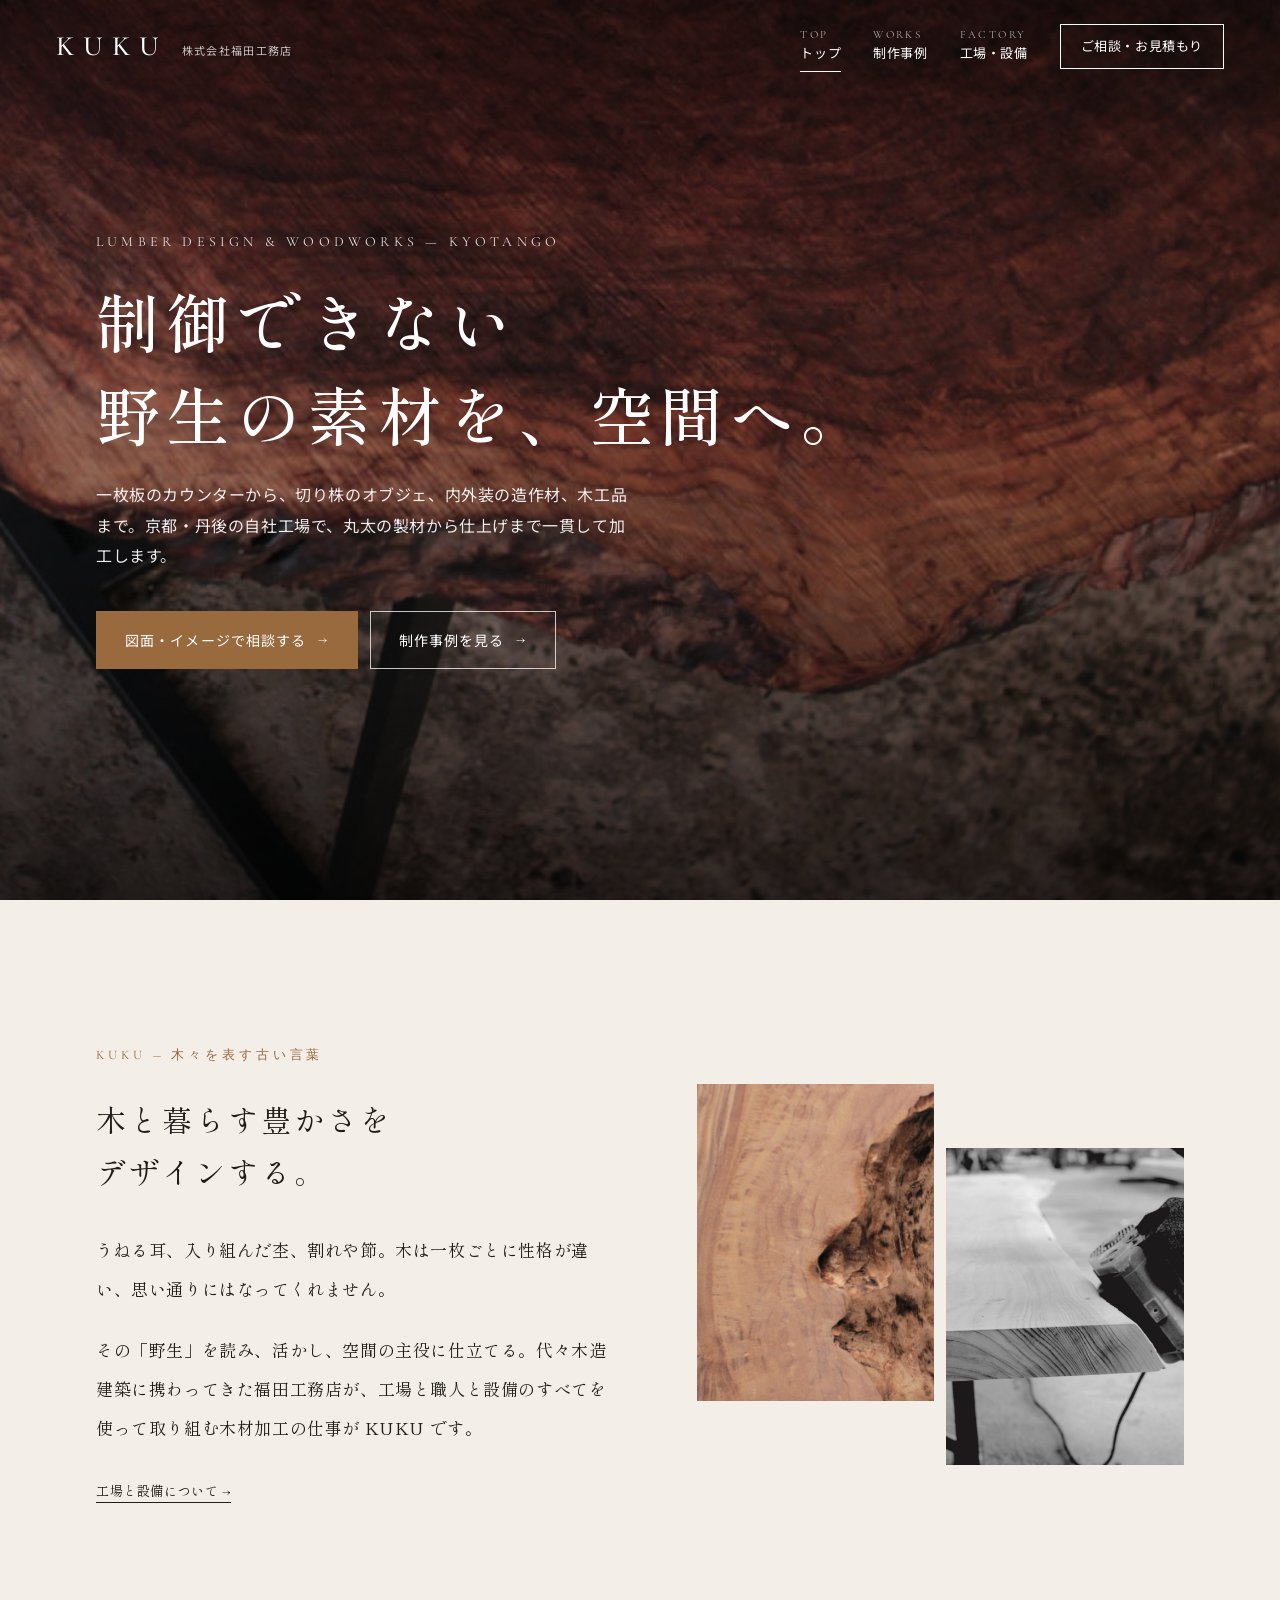
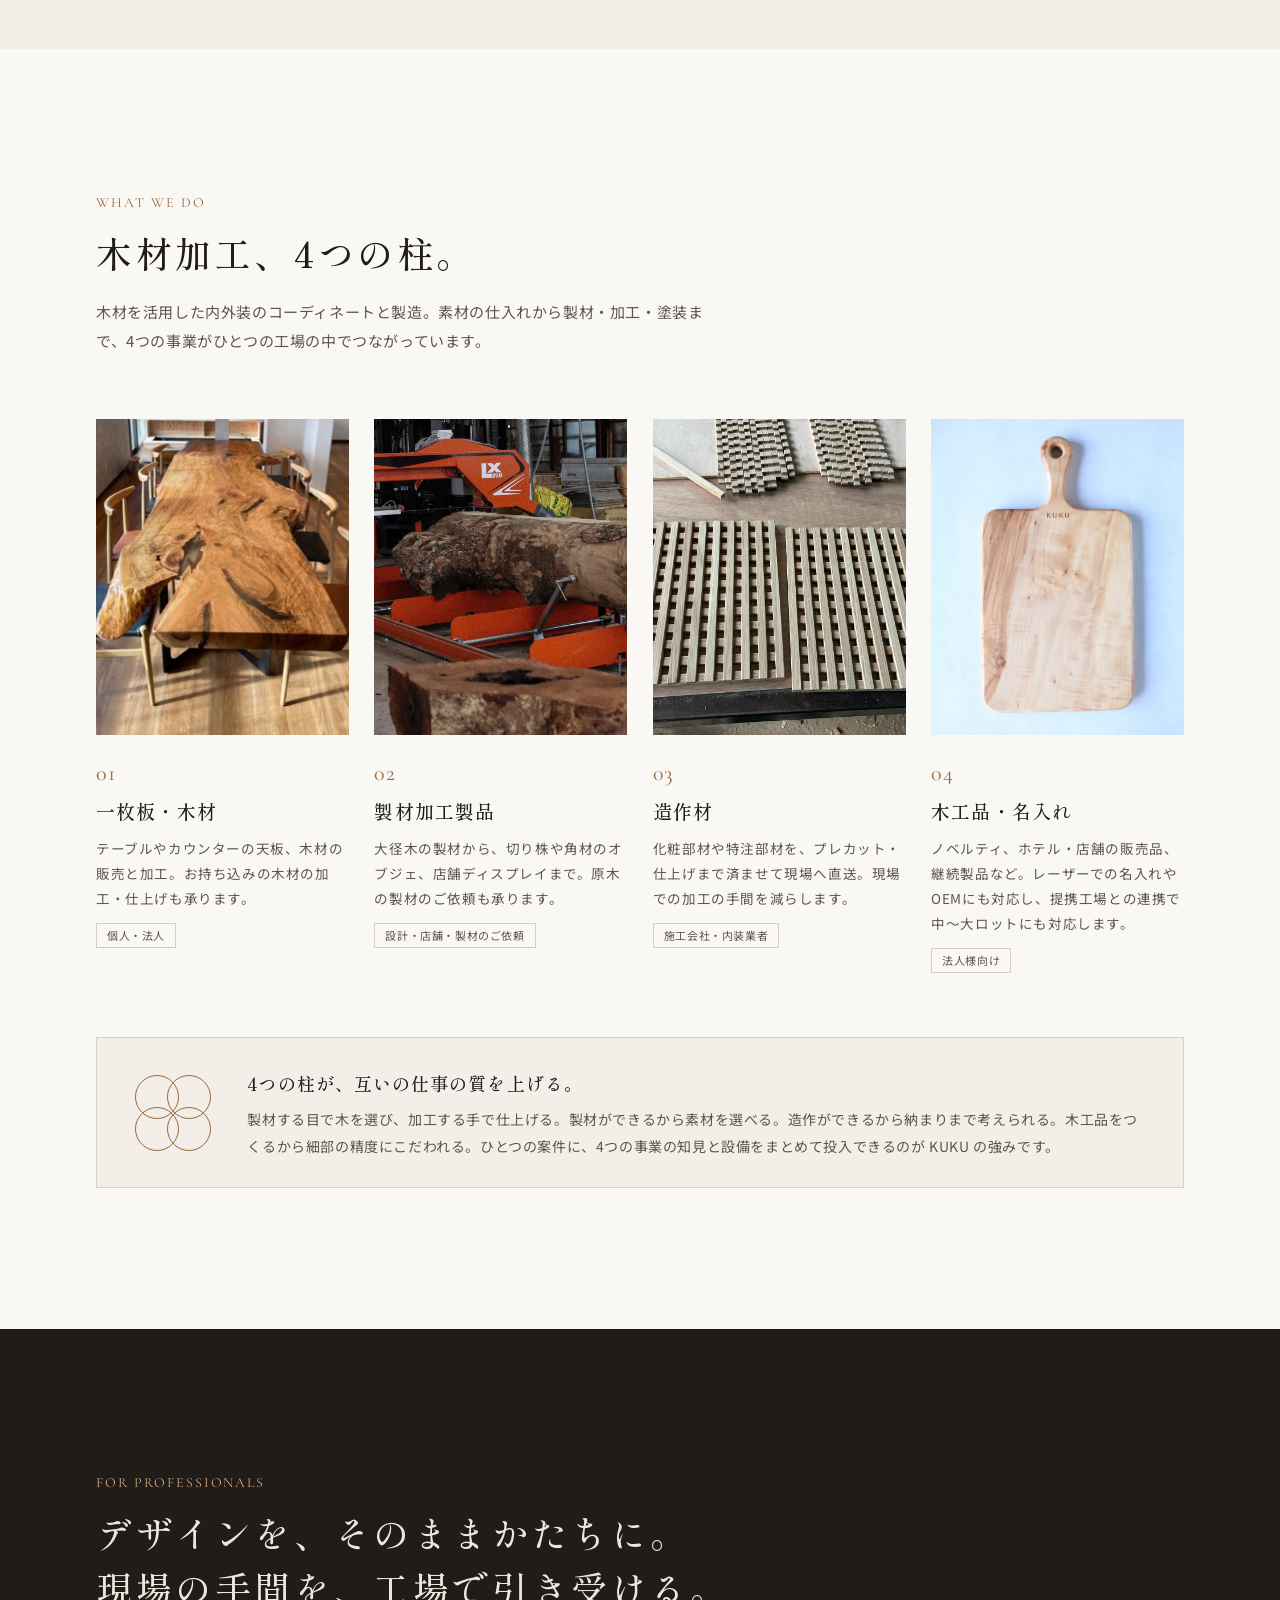
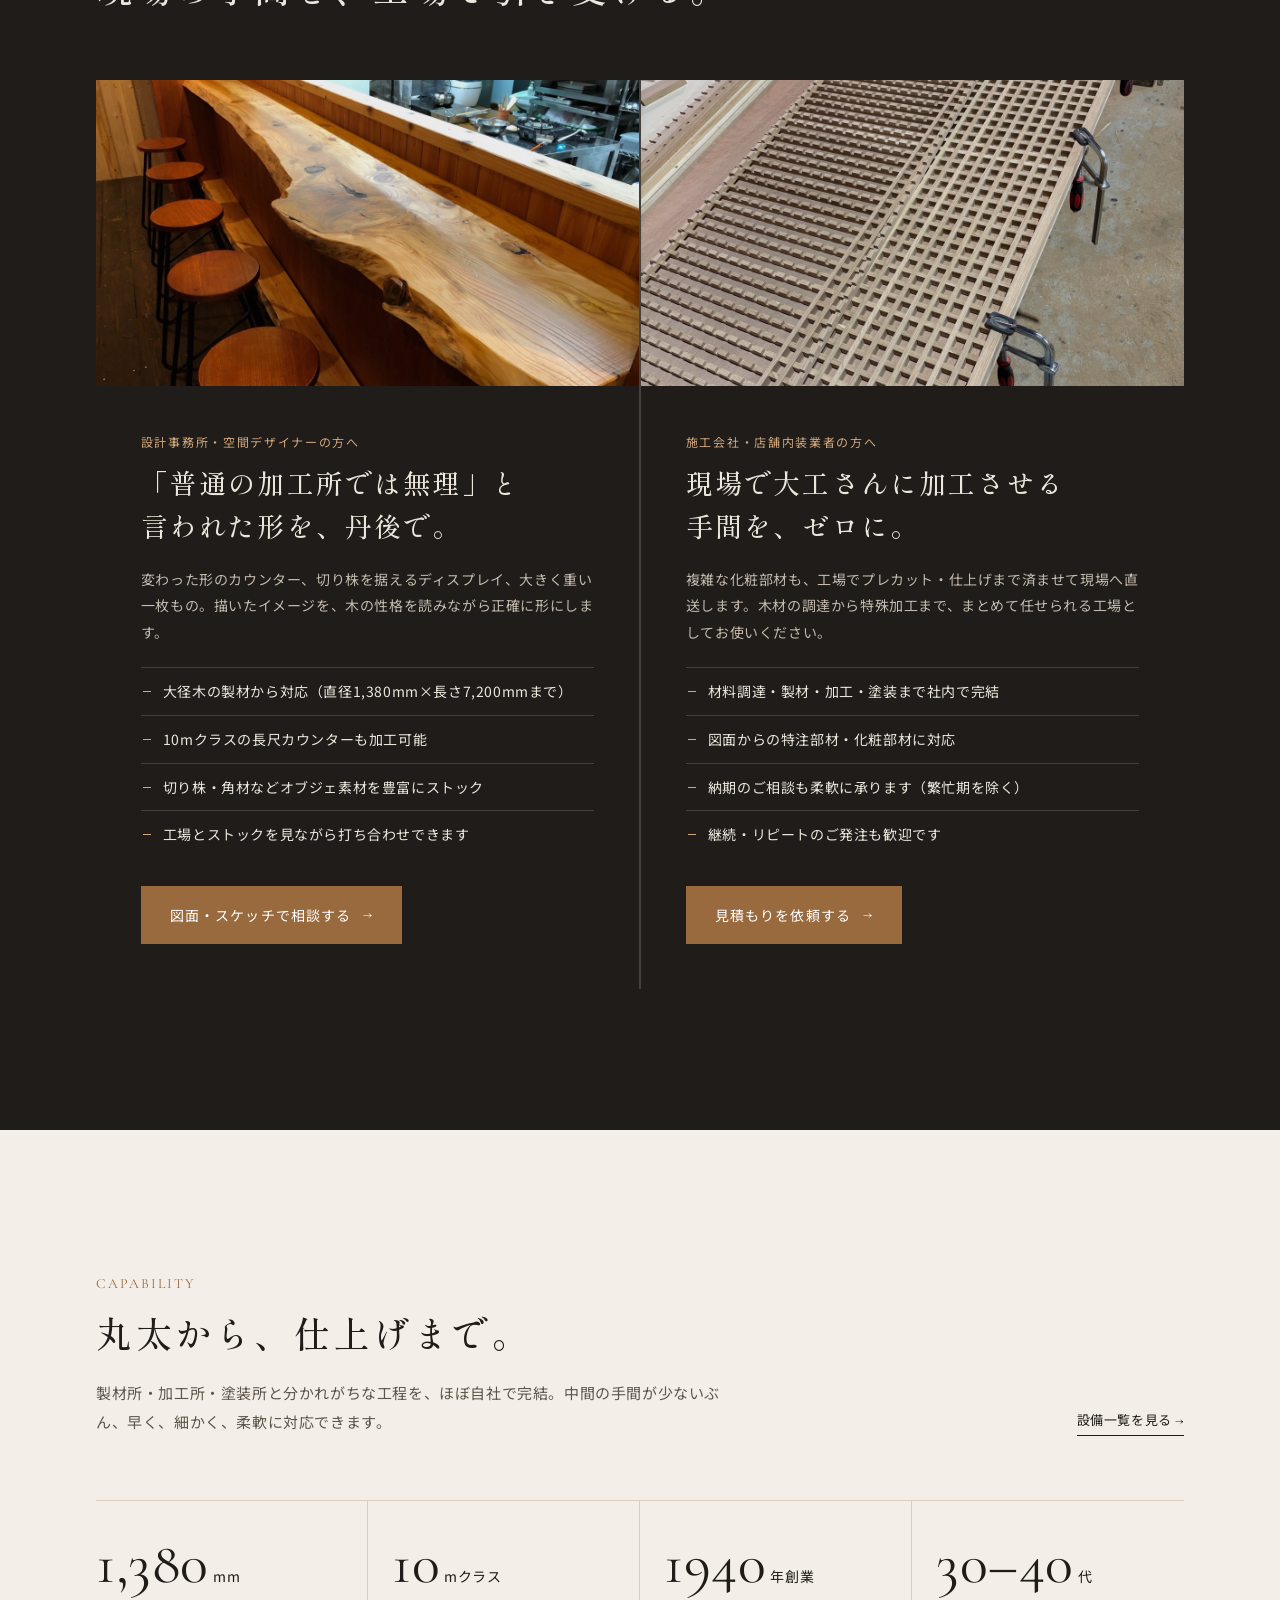
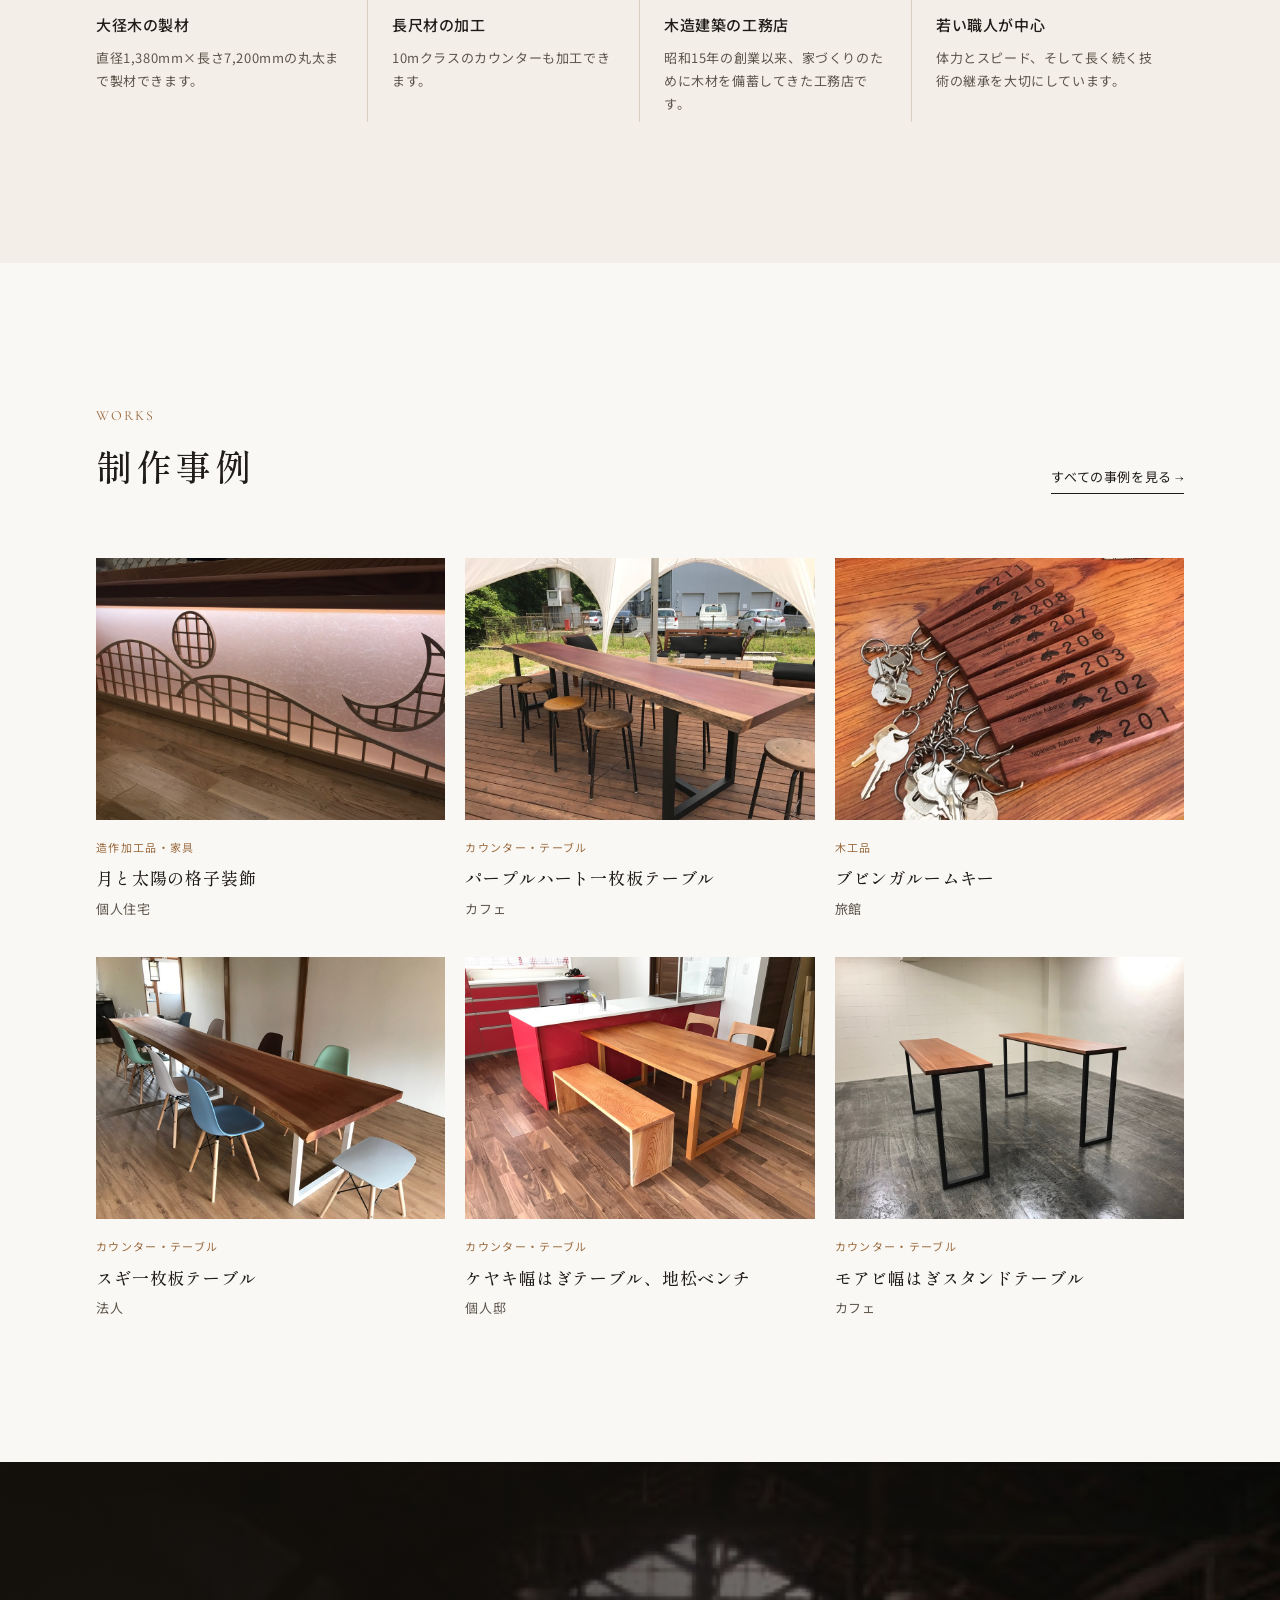
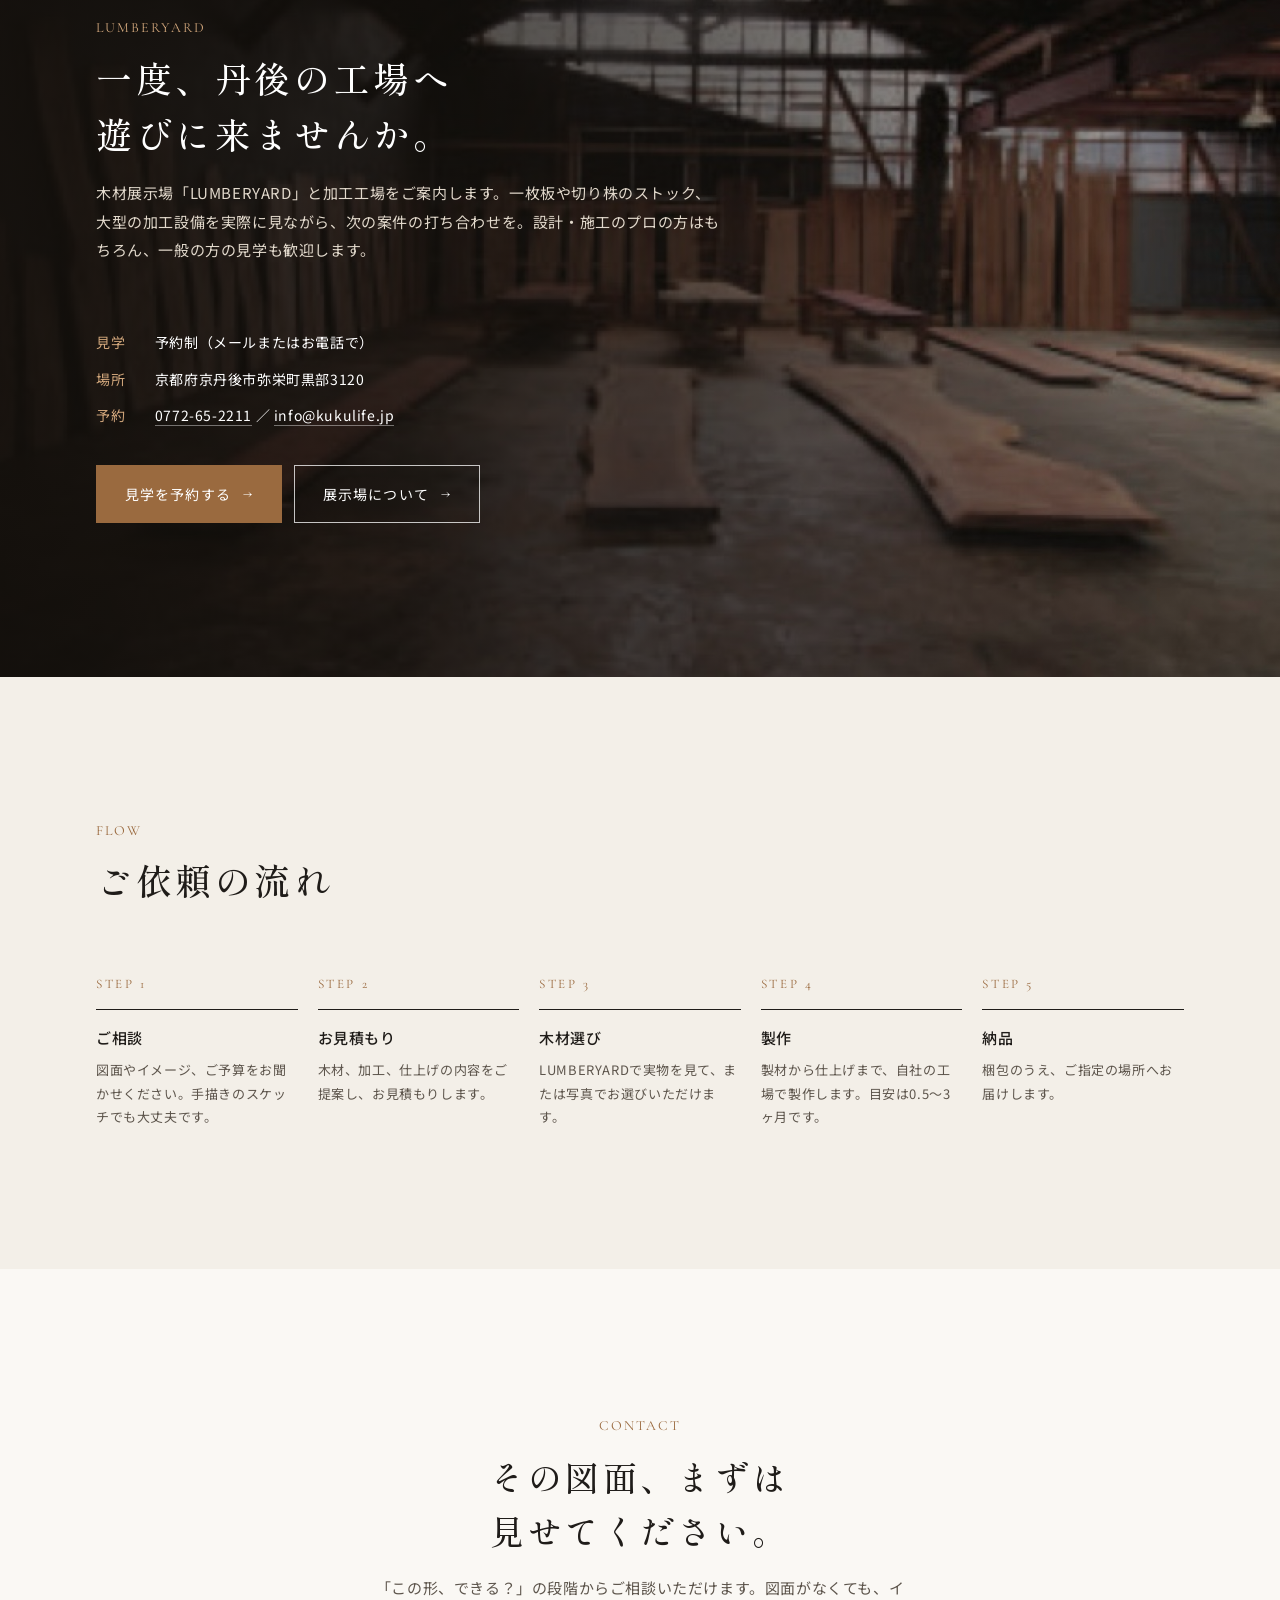
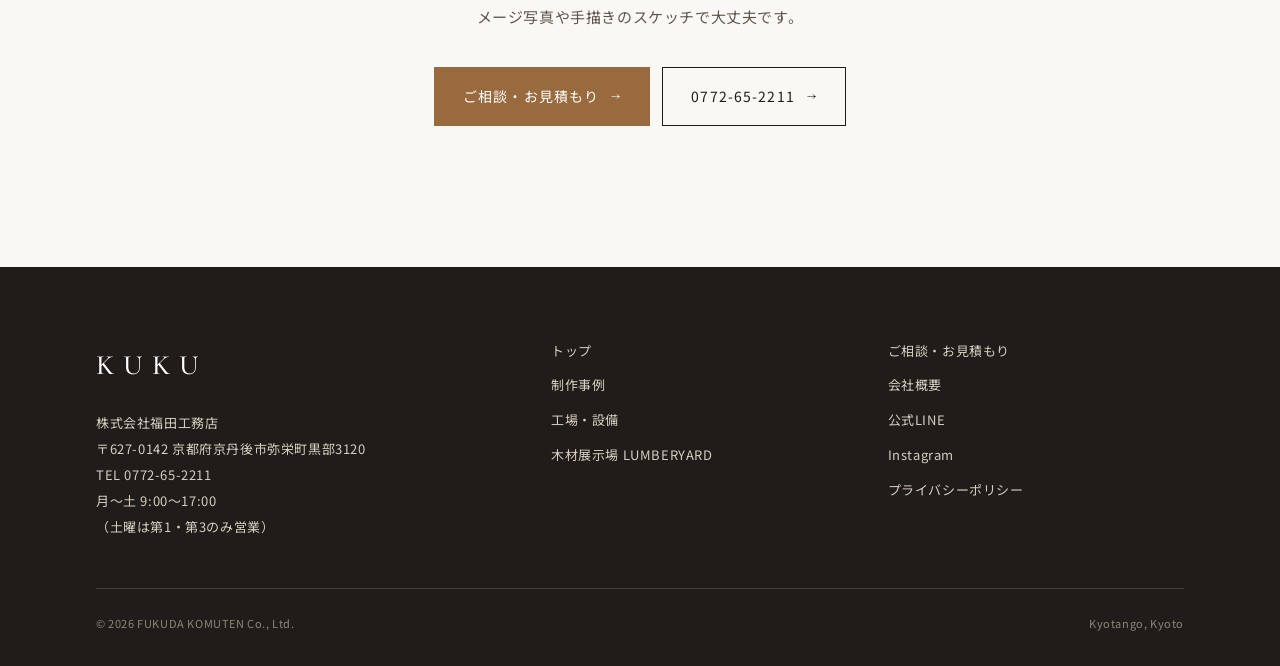
<file: index.html>
<!doctype html>
<html lang="ja">
<head>
<meta charset="utf-8">
<meta name="viewport" content="width=device-width, initial-scale=1">
<link rel="canonical" href="https://kukulife.jp/">
<meta name="google-site-verification" content="yK9evF1PrizlU0exV4SZuWaXav_ktxPAgc_IwT6rnyY">
<title>KUKU｜木材加工・一枚板カウンター・造作材｜株式会社福田工務店（京都・京丹後）</title>
<meta name="description" content="京都・京丹後のKUKU（株式会社福田工務店）。一枚板・天板の加工、大径木の製材とオブジェ、内外装の造作材、木工品の企画製造まで。丸太の製材から仕上げまで自社工場で一貫対応します。">
<link rel="preconnect" href="https://fonts.googleapis.com">
<link rel="preconnect" href="https://fonts.gstatic.com" crossorigin>
<link href="https://fonts.googleapis.com/css2?family=Cormorant+Garamond:wght@400;500&family=Noto+Sans+JP:wght@400;500&family=Shippori+Mincho:wght@500&display=swap" rel="stylesheet">
<link rel="stylesheet" href="assets/style.css?v=7">
</head>
<body>

<header class="site-header" id="header">
  <a class="logo" href="/"><b>KUKU</b><small>株式会社福田工務店</small></a>
  <button class="menu-toggle" id="menuToggle" aria-label="メニュー" aria-expanded="false"><i></i><i></i><i></i></button>
  <nav class="gnav" id="gnav">
    <a href="/" aria-current="page"><span>TOP</span>トップ</a>
    <a href="works.html"><span>WORKS</span>制作事例</a>
    <a href="factory.html"><span>FACTORY</span>工場・設備</a>
    <a class="btn-contact" href="contact.html">ご相談・お見積もり</a>
  </nav>
</header>

<main>
  <section class="hero" style="background-image:url('img/burl2.jpg')">
    <div class="hero-inner">
      <p class="kicker">LUMBER DESIGN &amp; WOODWORKS — KYOTANGO</p>
      <h1>制御できない<br>野生の素材を、空間へ。</h1>
      <p class="sub">一枚板のカウンターから、切り株のオブジェ、内外装の造作材、木工品まで。京都・丹後の自社工場で、丸太の製材から仕上げまで一貫して加工します。</p>
      <div class="hero-cta">
        <a class="btn btn-primary" href="contact.html">図面・イメージで相談する</a>
        <a class="btn btn-ghost" href="works.html">制作事例を見る</a>
      </div>
    </div>
  </section>

  <!-- CONCEPT -->
  <section class="concept">
    <div class="wrap grid">
      <div class="concept-text reveal">
        <span class="mark">KUKU ― 木々を表す古い言葉</span>
        <p class="lead">木と暮らす豊かさを<br>デザインする。</p>
        <p>うねる耳、入り組んだ杢、割れや節。木は一枚ごとに性格が違い、思い通りにはなってくれません。</p>
        <p>その「野生」を読み、活かし、空間の主役に仕立てる。代々木造建築に携わってきた福田工務店が、工場と職人と設備のすべてを使って取り組む木材加工の仕事が KUKU です。</p>
        <a class="more" href="factory.html">工場と設備について</a>
      </div>
      <div class="concept-photos reveal">
        <img src="img/burl.jpg" alt="コブのある一枚板の耳" loading="lazy">
        <img src="img/sanding.jpg" alt="一枚板の耳を研磨する職人の手元" loading="lazy">
      </div>
    </div>
  </section>

  <!-- 4 PILLARS -->
  <section class="pillars">
    <div class="wrap">
      <div class="sec-head reveal">
        <span class="en">WHAT WE DO</span>
        <h2>木材加工、4つの柱。</h2>
        <p>木材を活用した内外装のコーディネートと製造。素材の仕入れから製材・加工・塗装まで、4つの事業がひとつの工場の中でつながっています。</p>
      </div>
      <div class="pillar-list">
        <article class="pillar reveal">
          <img src="img/t-burl.jpg" alt="一枚板のダイニングテーブル" loading="lazy">
          <span class="no">01</span>
          <h3>一枚板・木材</h3>
          <p>テーブルやカウンターの天板、木材の販売と加工。お持ち込みの木材の加工・仕上げも承ります。</p>
          <span class="tag">個人・法人</span>
        </article>
        <article class="pillar reveal">
          <img src="img/p-log.jpg" alt="製材機に載せた丸太" loading="lazy">
          <span class="no">02</span>
          <h3>製材加工製品</h3>
          <p>大径木の製材から、切り株や角材のオブジェ、店舗ディスプレイまで。原木の製材のご依頼も承ります。</p>
          <span class="tag">設計・店舗・製材のご依頼</span>
        </article>
        <article class="pillar reveal">
          <img src="img/p-panel.jpg" alt="工場で製作した格子の壁面パネル" loading="lazy">
          <span class="no">03</span>
          <h3>造作材</h3>
          <p>化粧部材や特注部材を、プレカット・仕上げまで済ませて現場へ直送。現場での加工の手間を減らします。</p>
          <span class="tag">施工会社・内装業者</span>
        </article>
        <article class="pillar reveal">
          <img src="img/cuttingboard.webp" alt="無垢材のカッティングボード" loading="lazy">
          <span class="no">04</span>
          <h3>木工品・名入れ</h3>
          <p>ノベルティ、ホテル・店舗の販売品、継続製品など。レーザーでの名入れやOEMにも対応し、提携工場との連携で中〜大ロットにも対応します。</p>
          <span class="tag">法人様向け</span>
        </article>
      </div>
      <div class="link-note reveal">
        <div class="ring" aria-hidden="true"><i></i><i></i><i></i><i></i></div>
        <div>
          <h3>4つの柱が、互いの仕事の質を上げる。</h3>
          <p>製材する目で木を選び、加工する手で仕上げる。製材ができるから素材を選べる。造作ができるから納まりまで考えられる。木工品をつくるから細部の精度にこだわれる。ひとつの案件に、4つの事業の知見と設備をまとめて投入できるのが KUKU の強みです。</p>
        </div>
      </div>
    </div>
  </section>

  <!-- FOR WHOM -->
  <section class="forwhom dark">
    <div class="wrap">
      <div class="sec-head reveal">
        <span class="en">FOR PROFESSIONALS</span>
        <h2>デザインを、そのままかたちに。<br>現場の手間を、工場で引き受ける。</h2>
      </div>
      <div class="cols reveal">
        <article class="who">
          <img src="img/w-counter-edge.jpg" alt="耳の形を活かした一枚板のカウンター" loading="lazy">
          <div class="body">
            <span class="for">設計事務所・空間デザイナーの方へ</span>
            <h3>「普通の加工所では無理」と<br>言われた形を、丹後で。</h3>
            <p>変わった形のカウンター、切り株を据えるディスプレイ、大きく重い一枚もの。描いたイメージを、木の性格を読みながら正確に形にします。</p>
            <ul>
              <li>大径木の製材から対応（直径1,380mm×長さ7,200mmまで）</li>
              <li>10mクラスの長尺カウンターも加工可能</li>
              <li>切り株・角材などオブジェ素材を豊富にストック</li>
              <li>工場とストックを見ながら打ち合わせできます</li>
            </ul>
            <a class="btn btn-primary" href="contact.html">図面・スケッチで相談する</a>
          </div>
        </article>
        <article class="who">
          <img src="img/p-lattice.jpg" alt="機械で溝を彫った格子状の化粧パネル" loading="lazy">
          <div class="body">
            <span class="for">施工会社・店舗内装業者の方へ</span>
            <h3>現場で大工さんに加工させる<br>手間を、ゼロに。</h3>
            <p>複雑な化粧部材も、工場でプレカット・仕上げまで済ませて現場へ直送します。木材の調達から特殊加工まで、まとめて任せられる工場としてお使いください。</p>
            <ul>
              <li>材料調達・製材・加工・塗装まで社内で完結</li>
              <li>図面からの特注部材・化粧部材に対応</li>
              <li>納期のご相談も柔軟に承ります（繁忙期を除く）</li>
              <li>継続・リピートのご発注も歓迎です</li>
            </ul>
            <a class="btn btn-primary" href="contact.html">見積もりを依頼する</a>
          </div>
        </article>
      </div>
    </div>
  </section>

  <!-- SPEC -->
  <section class="spec-sec">
    <div class="wrap">
      <div class="sec-head row reveal">
        <div>
          <span class="en">CAPABILITY</span>
          <h2>丸太から、仕上げまで。</h2>
          <p>製材所・加工所・塗装所と分かれがちな工程を、ほぼ自社で完結。中間の手間が少ないぶん、早く、細かく、柔軟に対応できます。</p>
        </div>
        <a class="more" href="factory.html">設備一覧を見る</a>
      </div>
      <div class="spec-list">
        <div class="spec reveal"><div class="num">1,380<small>mm</small></div><h3>大径木の製材</h3><p>直径1,380mm×長さ7,200mmの丸太まで製材できます。</p></div>
        <div class="spec reveal"><div class="num">10<small>mクラス</small></div><h3>長尺材の加工</h3><p>10mクラスのカウンターも加工できます。</p></div>
        <div class="spec reveal"><div class="num">1940<small>年創業</small></div><h3>木造建築の工務店</h3><p>昭和15年の創業以来、家づくりのために木材を備蓄してきた工務店です。</p></div>
        <div class="spec reveal"><div class="num">30–40<small>代</small></div><h3>若い職人が中心</h3><p>体力とスピード、そして長く続く技術の継承を大切にしています。</p></div>
      </div>
    </div>
  </section>

  <!-- WORKS PREVIEW -->
  <section class="works-sec" style="background:var(--paper)">
    <div class="wrap">
      <div class="sec-head row reveal">
        <div><span class="en">WORKS</span><h2>制作事例</h2></div>
        <a class="more" href="works.html">すべての事例を見る</a>
      </div>
      <div class="works-grid">
        <figure class="work reveal"><div class="ph"><img src="img/w-moon-sun-lattice.jpg" alt="月と太陽の格子装飾（個人住宅）" loading="lazy"></div><figcaption><span class="cat">造作加工品・家具</span><h3>月と太陽の格子装飾</h3><p class="place">個人住宅</p></figcaption></figure>
        <figure class="work reveal"><div class="ph"><img src="img/w-purpleheart-table.jpg" alt="パープルハート一枚板テーブル（カフェ）" loading="lazy"></div><figcaption><span class="cat">カウンター・テーブル</span><h3>パープルハート一枚板テーブル</h3><p class="place">カフェ</p></figcaption></figure>
        <figure class="work reveal"><div class="ph"><img src="img/w-bubinga-roomkey.jpg" alt="ブビンガルームキー（旅館）" loading="lazy"></div><figcaption><span class="cat">木工品</span><h3>ブビンガルームキー</h3><p class="place">旅館</p></figcaption></figure>
        <figure class="work reveal"><div class="ph"><img src="img/w-sugi-table.jpg" alt="スギ一枚板テーブル（法人）" loading="lazy"></div><figcaption><span class="cat">カウンター・テーブル</span><h3>スギ一枚板テーブル</h3><p class="place">法人</p></figcaption></figure>
        <figure class="work reveal"><div class="ph"><img src="img/w-keyaki-table-bench.jpg" alt="ケヤキ幅はぎテーブル、地松ベンチ（個人邸）" loading="lazy"></div><figcaption><span class="cat">カウンター・テーブル</span><h3>ケヤキ幅はぎテーブル、地松ベンチ</h3><p class="place">個人邸</p></figcaption></figure>
        <figure class="work reveal"><div class="ph"><img src="img/w-moabi-stand-table.jpg" alt="モアビ幅はぎスタンドテーブル（カフェ）" loading="lazy"></div><figcaption><span class="cat">カウンター・テーブル</span><h3>モアビ幅はぎスタンドテーブル</h3><p class="place">カフェ</p></figcaption></figure>
      </div>
    </div>
  </section>

  <!-- LUMBERYARD -->
  <section class="band" id="yard">
    <div class="band-bg" style="background-image:url('img/yard2.jpg')" aria-hidden="true"></div>
    <div class="wrap">
      <div class="sec-head reveal">
        <span class="en">LUMBERYARD</span>
        <h2>一度、丹後の工場へ<br>遊びに来ませんか。</h2>
        <p>木材展示場「LUMBERYARD」と加工工場をご案内します。一枚板や切り株のストック、大型の加工設備を実際に見ながら、次の案件の打ち合わせを。設計・施工のプロの方はもちろん、一般の方の見学も歓迎します。</p>
      </div>
      <dl class="info reveal">
        <dt>見学</dt><dd>予約制（メールまたはお電話で）</dd>
        <dt>場所</dt><dd>京都府京丹後市弥栄町黒部3120</dd>
        <dt>予約</dt><dd><a href="tel:0772652211">0772-65-2211</a> ／ <a href="mailto:info@kukulife.jp">info@kukulife.jp</a></dd>
      </dl>
      <div class="hero-cta reveal">
        <a class="btn btn-primary" href="contact.html?type=visit">見学を予約する</a>
        <a class="btn btn-ghost" href="factory.html#yard">展示場について</a>
      </div>
    </div>
  </section>

  <!-- FLOW -->
  <section>
    <div class="wrap">
      <div class="sec-head reveal"><span class="en">FLOW</span><h2>ご依頼の流れ</h2></div>
      <ol class="flow-list reveal">
        <li><h3>ご相談</h3><p>図面やイメージ、ご予算をお聞かせください。手描きのスケッチでも大丈夫です。</p></li>
        <li><h3>お見積もり</h3><p>木材、加工、仕上げの内容をご提案し、お見積もりします。</p></li>
        <li><h3>木材選び</h3><p>LUMBERYARDで実物を見て、または写真でお選びいただけます。</p></li>
        <li><h3>製作</h3><p>製材から仕上げまで、自社の工場で製作します。目安は0.5〜3ヶ月です。</p></li>
        <li><h3>納品</h3><p>梱包のうえ、ご指定の場所へお届けします。</p></li>
      </ol>
    </div>
  </section>

  <!-- CTA -->
  <section class="cta" style="background:var(--paper)">
    <div class="wrap reveal">
      <span class="en">CONTACT</span>
      <h2>その図面、まずは<br>見せてください。</h2>
      <p>「この形、できる？」の段階からご相談いただけます。図面がなくても、イメージ写真や手描きのスケッチで大丈夫です。</p>
      <div class="hero-cta">
        <a class="btn btn-primary" href="contact.html">ご相談・お見積もり</a>
        <a class="btn btn-line" href="tel:0772652211">0772-65-2211</a>
      </div>
    </div>
  </section>
</main>

<footer class="site-footer">
  <div class="wrap">
    <div class="footer-grid">
      <div>
        <a class="logo" href="/"><b>KUKU</b></a>
        <address>株式会社福田工務店<br>〒627-0142 京都府京丹後市弥栄町黒部3120<br>TEL 0772-65-2211<br>月〜土 9:00〜17:00<br>（土曜は第1・第3のみ営業）</address>
      </div>
      <ul>
        <li><a href="/">トップ</a></li>
        <li><a href="works.html">制作事例</a></li>
        <li><a href="factory.html">工場・設備</a></li>
        <li><a href="factory.html#yard">木材展示場 LUMBERYARD</a></li>
      </ul>
      <ul>
        <li><a href="contact.html">ご相談・お見積もり</a></li>
        <li><a href="factory.html#company">会社概要</a></li>
        <li><a href="https://lin.ee/x8J4HGy" target="_blank" rel="noopener">公式LINE</a></li>
        <li><a href="https://www.instagram.com/kuku.life/" target="_blank" rel="noopener">Instagram</a></li>
        <li><a href="privacy.html">プライバシーポリシー</a></li>
      </ul>
    </div>
    <div class="copy"><span>© 2026 FUKUDA KOMUTEN Co., Ltd.</span><span>Kyotango, Kyoto</span></div>
  </div>
</footer>

<script src="assets/main.js?v=3"></script>
</body>
</html>
</file>
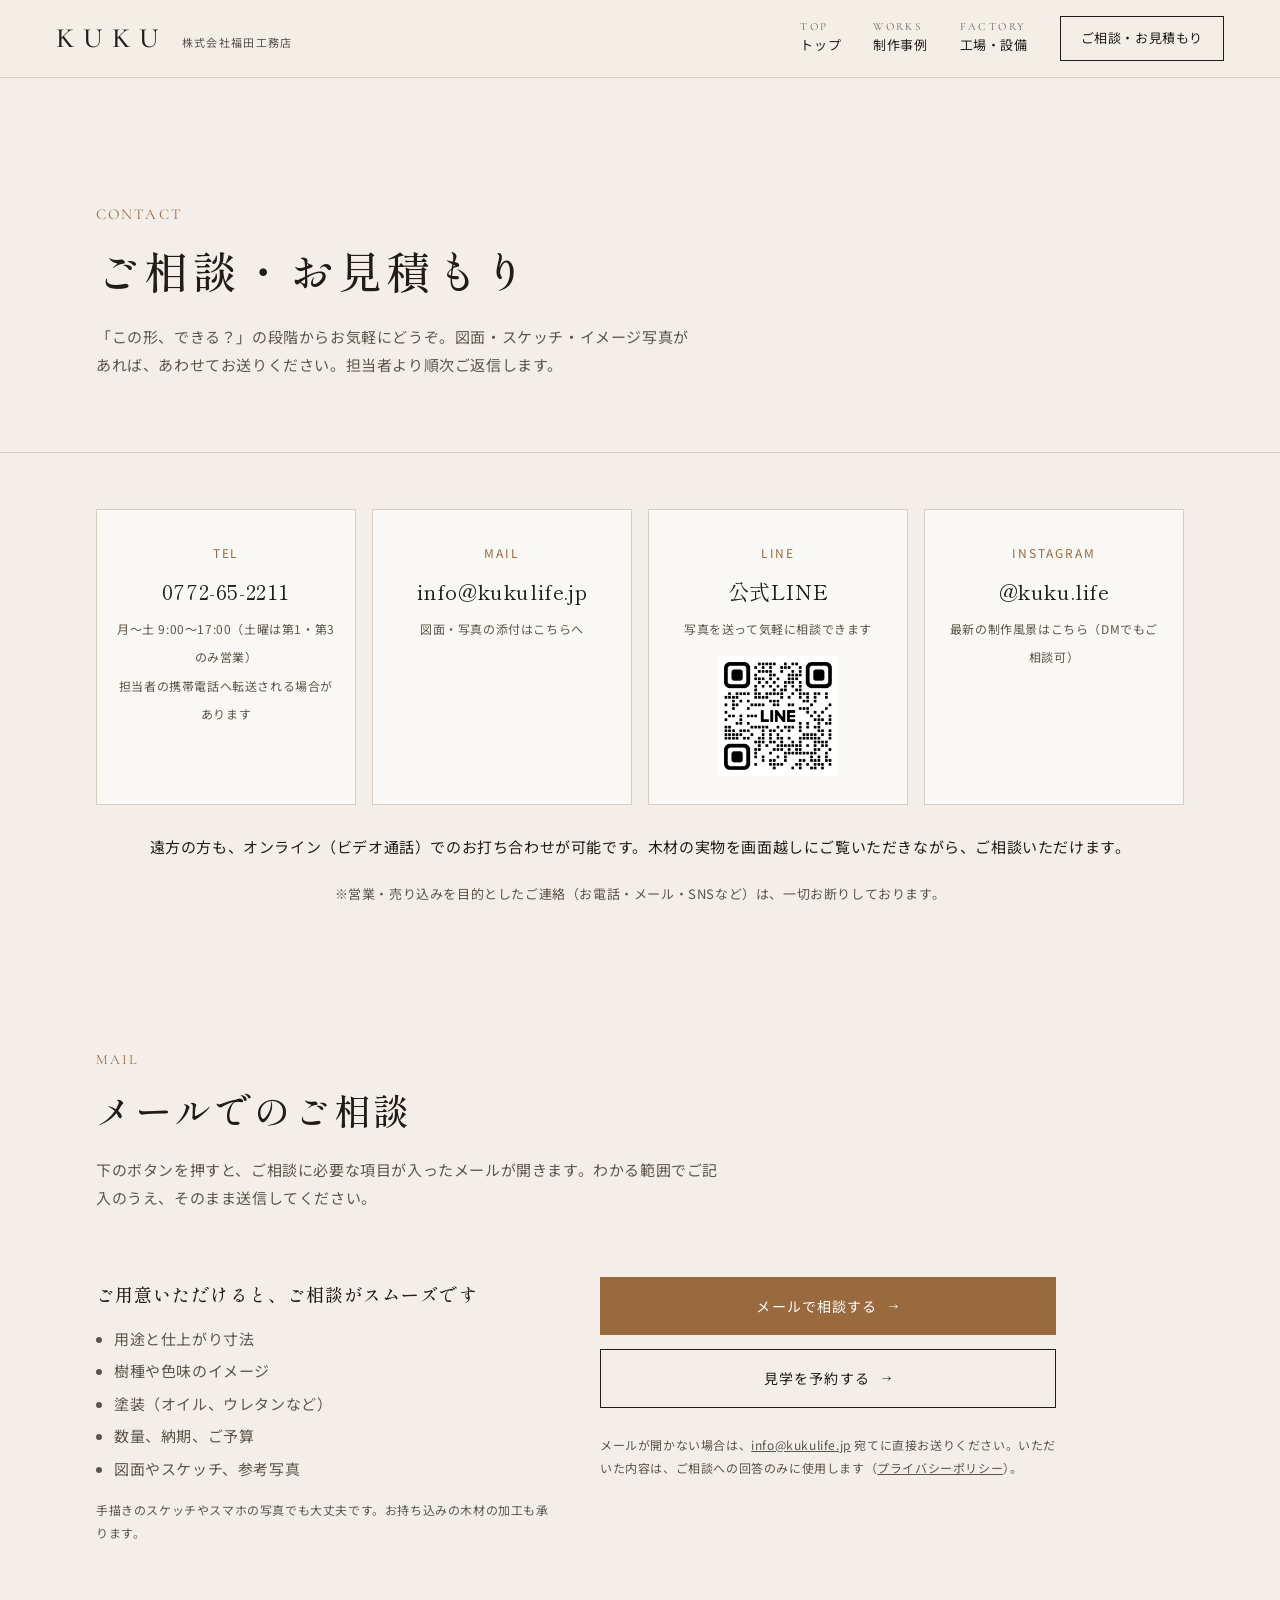
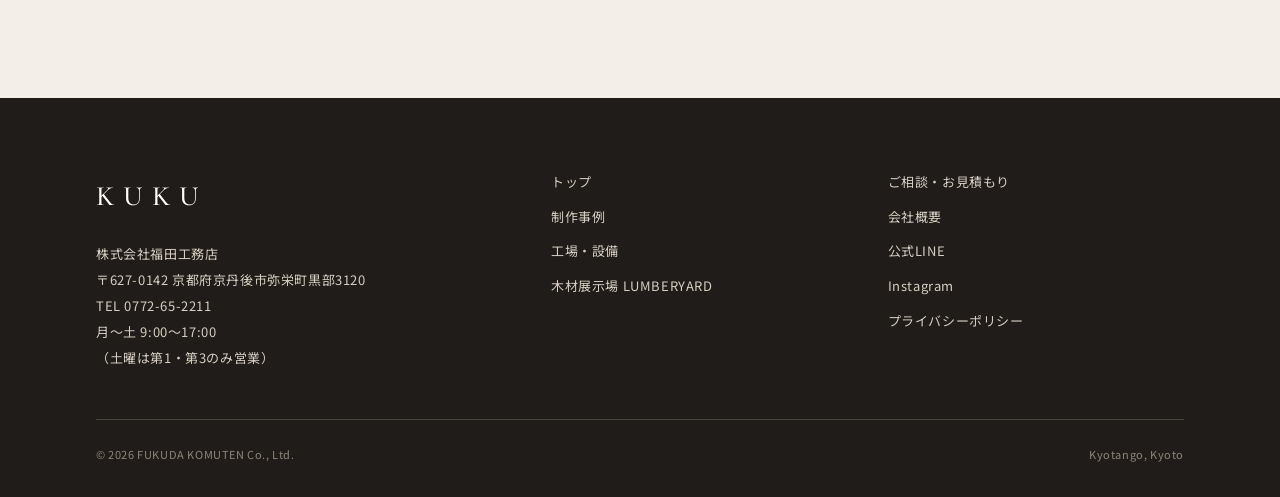
<file: contact.html>
<!doctype html>
<html lang="ja">
<head>
<meta charset="utf-8">
<meta name="viewport" content="width=device-width, initial-scale=1">
<link rel="canonical" href="https://kukulife.jp/contact.html">
<title>ご相談・お見積もり｜KUKU 株式会社福田工務店</title>
<meta name="description" content="木材加工・一枚板カウンター・造作材・木工品のご相談、お見積もり、工場と木材展示場の見学予約はこちらから。">
<link rel="preconnect" href="https://fonts.googleapis.com">
<link rel="preconnect" href="https://fonts.gstatic.com" crossorigin>
<link href="https://fonts.googleapis.com/css2?family=Cormorant+Garamond:wght@400;500&family=Noto+Sans+JP:wght@400;500&family=Shippori+Mincho:wght@500&display=swap" rel="stylesheet">
<link rel="stylesheet" href="assets/style.css?v=7">
</head>
<body>

<header class="site-header on-light" id="header">
  <a class="logo" href="/"><b>KUKU</b><small>株式会社福田工務店</small></a>
  <button class="menu-toggle" id="menuToggle" aria-label="メニュー" aria-expanded="false"><i></i><i></i><i></i></button>
  <nav class="gnav" id="gnav">
    <a href="/"><span>TOP</span>トップ</a>
    <a href="works.html"><span>WORKS</span>制作事例</a>
    <a href="factory.html"><span>FACTORY</span>工場・設備</a>
    <a class="btn-contact" href="contact.html" aria-current="page">ご相談・お見積もり</a>
  </nav>
</header>

<main>
  <div class="page-hero">
    <div class="wrap">
      <span class="en">CONTACT</span>
      <h1>ご相談・お見積もり</h1>
      <p>「この形、できる？」の段階からお気軽にどうぞ。図面・スケッチ・イメージ写真があれば、あわせてお送りください。担当者より順次ご返信します。</p>
    </div>
  </div>

  <section style="padding-top:56px">
    <div class="wrap">
      <div class="contact-ways">
        <a href="tel:0772652211"><span class="label">TEL</span><span class="value">0772-65-2211</span><small>月〜土 9:00〜17:00（土曜は第1・第3のみ営業）<br>担当者の携帯電話へ転送される場合があります</small></a>
        <a href="mailto:info@kukulife.jp"><span class="label">MAIL</span><span class="value">info@kukulife.jp</span><small>図面・写真の添付はこちらへ</small></a>
        <a href="https://lin.ee/x8J4HGy" target="_blank" rel="noopener" class="line-card"><span class="label">LINE</span><span class="value">公式LINE</span><small>写真を送って気軽に相談できます</small><img src="img/line-qr.png" alt="KUKU公式LINEのQRコード" width="120" height="120"></a>
        <a href="https://www.instagram.com/kuku.life/" target="_blank" rel="noopener"><span class="label">INSTAGRAM</span><span class="value">@kuku.life</span><small>最新の制作風景はこちら（DMでもご相談可）</small></a>
      </div>
      <p class="online-note">遠方の方も、オンライン（ビデオ通話）でのお打ち合わせが可能です。木材の実物を画面越しにご覧いただきながら、ご相談いただけます。</p>
      <p class="no-sales">※営業・売り込みを目的としたご連絡（お電話・メール・SNSなど）は、一切お断りしております。</p>
    </div>
  </section>

  <section style="padding-top:0" id="mail">
    <div class="wrap">
      <div class="sec-head"><span class="en">MAIL</span><h2>メールでのご相談</h2>
        <p>下のボタンを押すと、ご相談に必要な項目が入ったメールが開きます。わかる範囲でご記入のうえ、そのまま送信してください。</p></div>
      <div class="mail-guide">
        <div>
          <h3>ご用意いただけると、ご相談がスムーズです</h3>
          <ul>
            <li>用途と仕上がり寸法</li>
            <li>樹種や色味のイメージ</li>
            <li>塗装（オイル、ウレタンなど）</li>
            <li>数量、納期、ご予算</li>
            <li>図面やスケッチ、参考写真</li>
          </ul>
          <p class="note">手描きのスケッチやスマホの写真でも大丈夫です。お持ち込みの木材の加工も承ります。</p>
        </div>
        <div class="mail-btns">
          <a class="btn btn-primary" id="mailConsult" href="mailto:info@kukulife.jp?subject=%E3%80%90KUKU%20HP%E3%80%91%E3%81%94%E7%9B%B8%E8%AB%87&amp;body=%E3%80%90%E4%BC%9A%E7%A4%BE%E5%90%8D%E3%83%BB%E5%B1%8B%E5%8F%B7%E3%80%91%0A%E3%80%90%E3%81%8A%E5%90%8D%E5%89%8D%E3%80%91%0A%E3%80%90%E3%81%8A%E9%9B%BB%E8%A9%B1%E7%95%AA%E5%8F%B7%E3%80%91%0A%0A%E3%80%90%E3%81%94%E7%9B%B8%E8%AB%87%E3%81%AE%E5%86%85%E5%AE%B9%E3%80%91%EF%BC%88%E4%BE%8B%EF%BC%9A%E4%B8%80%E6%9E%9A%E6%9D%BF%E3%82%AB%E3%82%A6%E3%83%B3%E3%82%BF%E3%83%BC%E3%80%81%E9%80%A0%E4%BD%9C%E6%9D%90%E3%80%81%E3%82%AA%E3%83%96%E3%82%B8%E3%82%A7%E3%80%81%E6%9C%A8%E5%B7%A5%E5%93%81%E3%81%AA%E3%81%A9%EF%BC%89%0A%0A%E3%80%90%E7%94%A8%E9%80%94%E3%81%A8%E4%BB%95%E4%B8%8A%E3%81%8C%E3%82%8A%E5%AF%B8%E6%B3%95%E3%80%91%0A%0A%E3%80%90%E6%A8%B9%E7%A8%AE%E3%82%84%E8%89%B2%E5%91%B3%E3%81%AE%E3%82%A4%E3%83%A1%E3%83%BC%E3%82%B8%E3%80%91%0A%0A%E3%80%90%E5%A1%97%E8%A3%85%E3%80%91%EF%BC%88%E3%82%AA%E3%82%A4%E3%83%AB%E3%80%81%E3%82%A6%E3%83%AC%E3%82%BF%E3%83%B3%E3%81%AA%E3%81%A9%EF%BC%89%0A%0A%E3%80%90%E6%95%B0%E9%87%8F%E3%83%BB%E7%B4%8D%E6%9C%9F%E3%83%BB%E3%81%94%E4%BA%88%E7%AE%97%E3%80%91%0A%0A%E3%80%90%E3%81%9D%E3%81%AE%E4%BB%96%E3%80%91%0A%0A%E2%80%BB%E5%9B%B3%E9%9D%A2%E3%83%BB%E3%82%B9%E3%82%B1%E3%83%83%E3%83%81%E3%83%BB%E5%8F%82%E8%80%83%E5%86%99%E7%9C%9F%E3%81%8C%E3%81%82%E3%82%8C%E3%81%B0%E6%B7%BB%E4%BB%98%E3%81%97%E3%81%A6%E3%81%8F%E3%81%A0%E3%81%95%E3%81%84%E3%80%82%0A">メールで相談する</a>
          <a class="btn btn-line" id="mailVisit" href="mailto:info@kukulife.jp?subject=%E3%80%90KUKU%20HP%E3%80%91%E8%A6%8B%E5%AD%A6%E3%81%AE%E3%81%94%E4%BA%88%E7%B4%84&amp;body=%E3%80%90%E4%BC%9A%E7%A4%BE%E5%90%8D%E3%83%BB%E5%B1%8B%E5%8F%B7%E3%80%91%0A%E3%80%90%E3%81%8A%E5%90%8D%E5%89%8D%E3%80%91%0A%E3%80%90%E3%81%8A%E9%9B%BB%E8%A9%B1%E7%95%AA%E5%8F%B7%E3%80%91%0A%0A%E3%80%90%E3%81%94%E5%B8%8C%E6%9C%9B%E3%81%AE%E6%97%A5%E6%99%82%E3%80%91%EF%BC%88%E7%AC%AC1%E3%80%9C%E7%AC%AC3%E5%B8%8C%E6%9C%9B%EF%BC%89%0A%0A%E3%80%90%E3%81%94%E6%9D%A5%E5%A0%B4%E4%BA%BA%E6%95%B0%E3%80%91%0A%0A%E3%80%90%E8%A6%8B%E3%81%9F%E3%81%84%E3%82%82%E3%81%AE%E3%83%BB%E3%81%94%E7%9B%B8%E8%AB%87%E5%86%85%E5%AE%B9%E3%80%91%0A">見学を予約する</a>
          <p class="note">メールが開かない場合は、<a href="mailto:info@kukulife.jp">info@kukulife.jp</a> 宛てに直接お送りください。いただいた内容は、ご相談への回答のみに使用します（<a href="privacy.html">プライバシーポリシー</a>）。</p>
        </div>
      </div>
    </div>
  </section>
</main>

<footer class="site-footer">
  <div class="wrap">
    <div class="footer-grid">
      <div>
        <a class="logo" href="/"><b>KUKU</b></a>
        <address>株式会社福田工務店<br>〒627-0142 京都府京丹後市弥栄町黒部3120<br>TEL 0772-65-2211<br>月〜土 9:00〜17:00<br>（土曜は第1・第3のみ営業）</address>
      </div>
      <ul>
        <li><a href="/">トップ</a></li>
        <li><a href="works.html">制作事例</a></li>
        <li><a href="factory.html">工場・設備</a></li>
        <li><a href="factory.html#yard">木材展示場 LUMBERYARD</a></li>
      </ul>
      <ul>
        <li><a href="contact.html">ご相談・お見積もり</a></li>
        <li><a href="factory.html#company">会社概要</a></li>
        <li><a href="https://lin.ee/x8J4HGy" target="_blank" rel="noopener">公式LINE</a></li>
        <li><a href="https://www.instagram.com/kuku.life/" target="_blank" rel="noopener">Instagram</a></li>
        <li><a href="privacy.html">プライバシーポリシー</a></li>
      </ul>
    </div>
    <div class="copy"><span>© 2026 FUKUDA KOMUTEN Co., Ltd.</span><span>Kyotango, Kyoto</span></div>
  </div>
</footer>

<script src="assets/main.js?v=3"></script>
<script>
  // ?type=visit で来たときは見学予約のボタンを先頭に
  if (new URLSearchParams(location.search).get('type') === 'visit') {
    const v = document.getElementById('mailVisit'), c = document.getElementById('mailConsult');
    v.className = 'btn btn-primary'; c.className = 'btn btn-line'; c.before(v);
    document.getElementById('mail').scrollIntoView();
  }
</script>
</body>
</html>
</file>
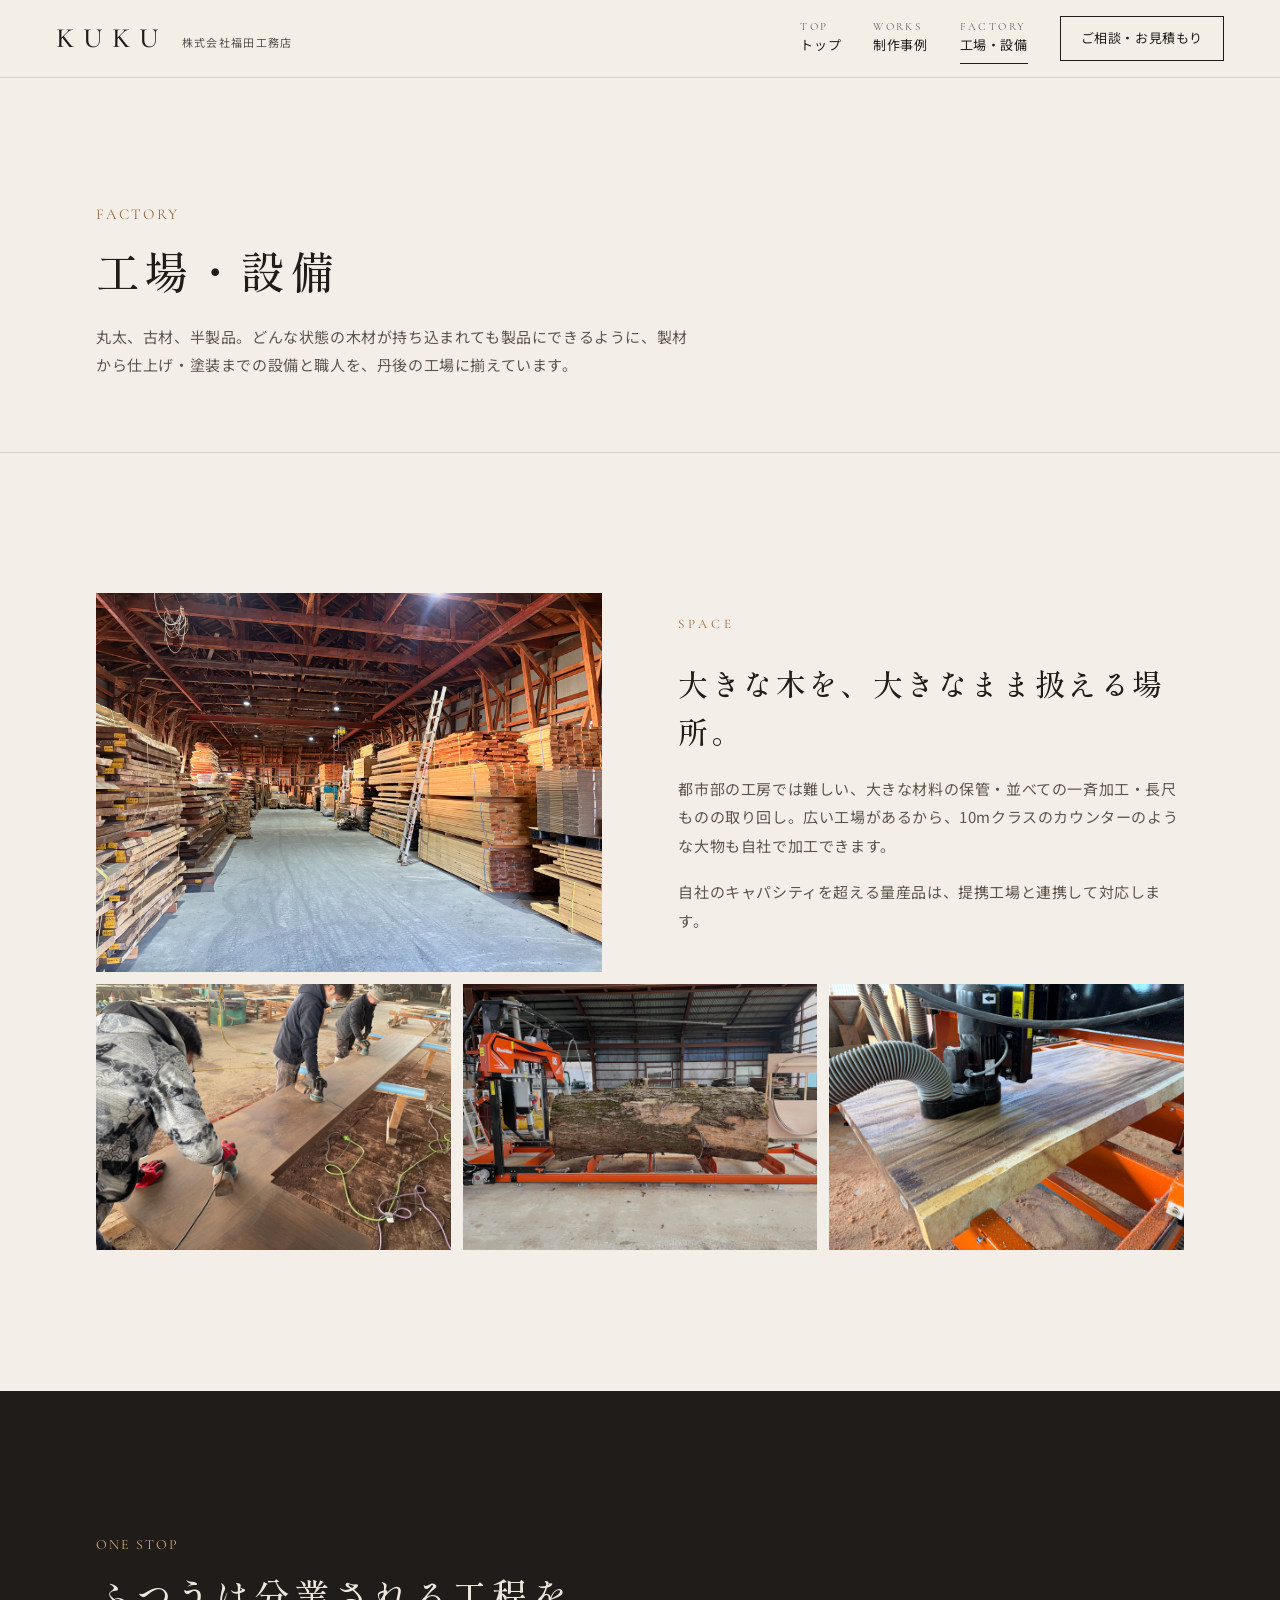
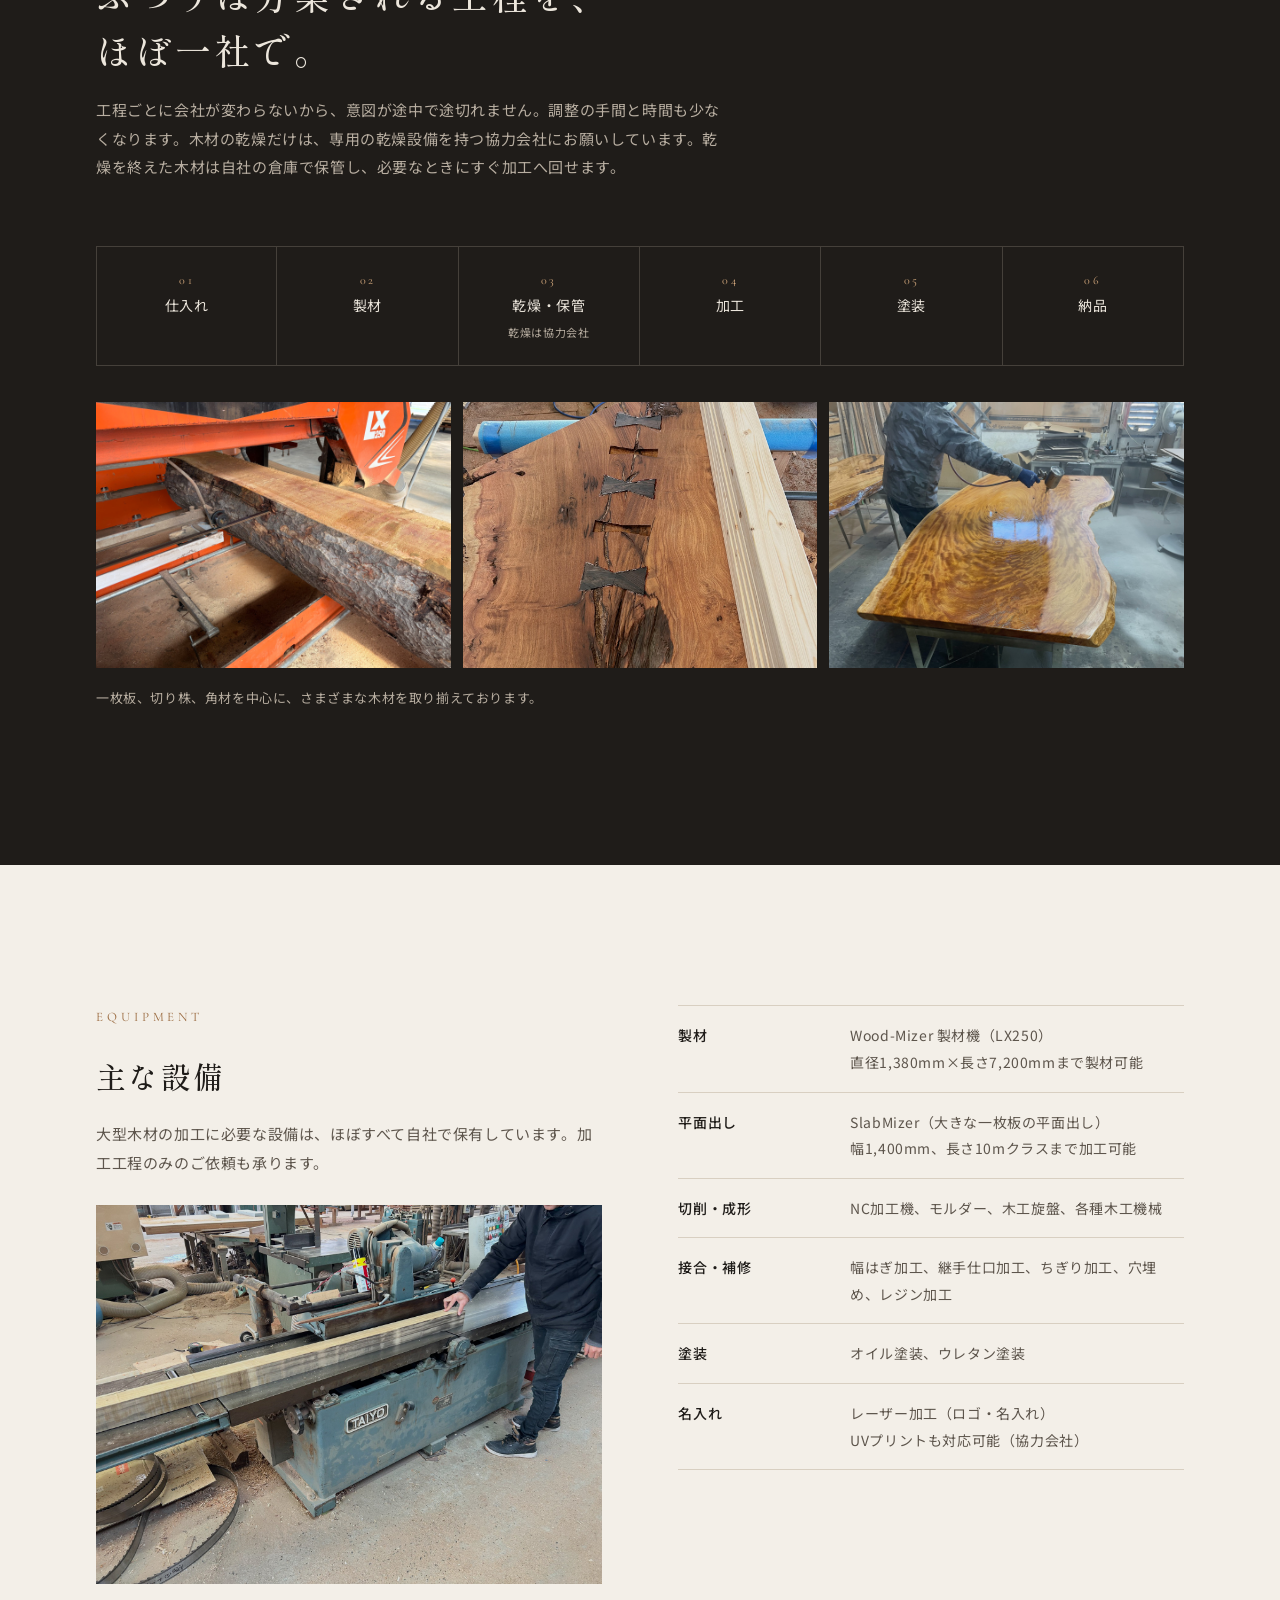
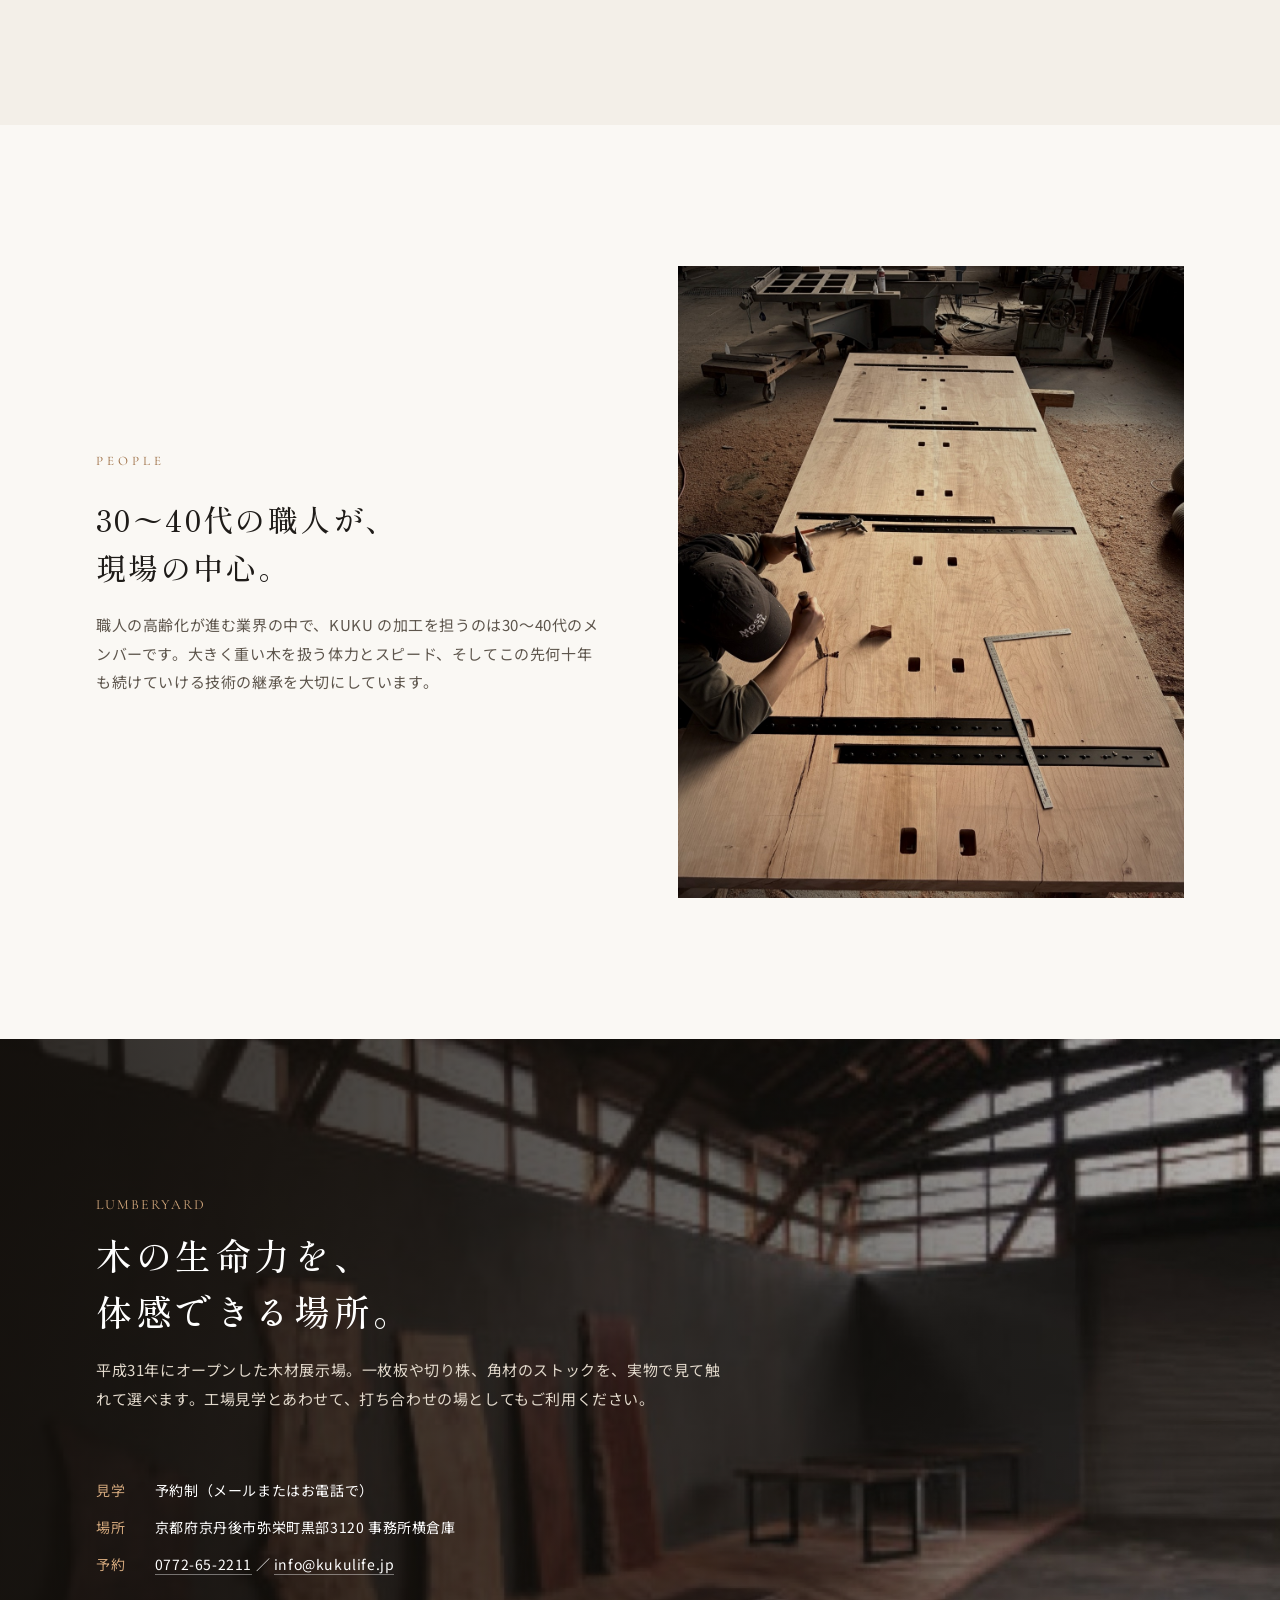
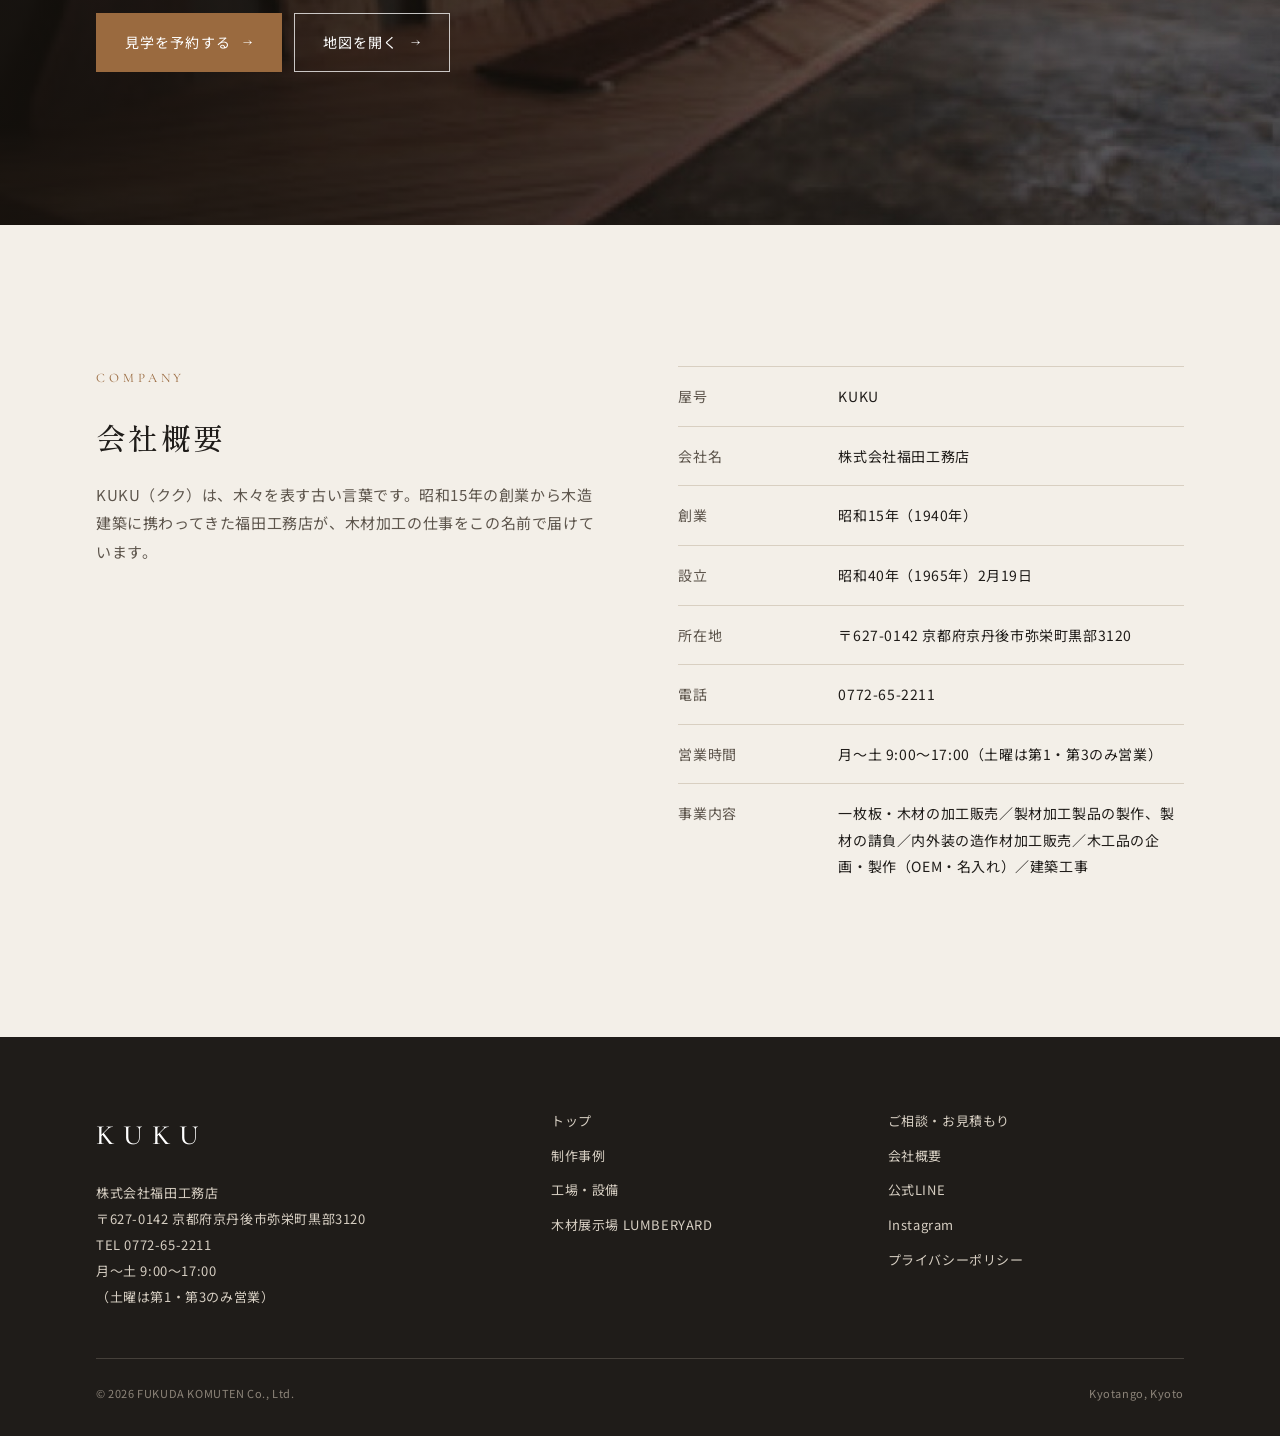
<file: factory.html>
<!doctype html>
<html lang="ja">
<head>
<meta charset="utf-8">
<meta name="viewport" content="width=device-width, initial-scale=1">
<link rel="canonical" href="https://kukulife.jp/factory.html">
<title>工場・設備｜KUKU 株式会社福田工務店</title>
<meta name="description" content="KUKU（株式会社福田工務店）の木材加工工場と設備、木材展示場LUMBERYARD、会社概要。大径木の製材から長尺の仕上げ、塗装まで自社で対応します。">
<link rel="preconnect" href="https://fonts.googleapis.com">
<link rel="preconnect" href="https://fonts.gstatic.com" crossorigin>
<link href="https://fonts.googleapis.com/css2?family=Cormorant+Garamond:wght@400;500&family=Noto+Sans+JP:wght@400;500&family=Shippori+Mincho:wght@500&display=swap" rel="stylesheet">
<link rel="stylesheet" href="assets/style.css?v=7">
</head>
<body>

<header class="site-header on-light" id="header">
  <a class="logo" href="/"><b>KUKU</b><small>株式会社福田工務店</small></a>
  <button class="menu-toggle" id="menuToggle" aria-label="メニュー" aria-expanded="false"><i></i><i></i><i></i></button>
  <nav class="gnav" id="gnav">
    <a href="/"><span>TOP</span>トップ</a>
    <a href="works.html"><span>WORKS</span>制作事例</a>
    <a href="factory.html" aria-current="page"><span>FACTORY</span>工場・設備</a>
    <a class="btn-contact" href="contact.html">ご相談・お見積もり</a>
  </nav>
</header>

<main>
  <div class="page-hero">
    <div class="wrap">
      <span class="en">FACTORY</span>
      <h1>工場・設備</h1>
      <p>丸太、古材、半製品。どんな状態の木材が持ち込まれても製品にできるように、製材から仕上げ・塗装までの設備と職人を、丹後の工場に揃えています。</p>
    </div>
  </div>

  <!-- factory -->
  <section>
    <div class="wrap">
      <div class="split reveal">
        <div>
          <img src="img/f-stock.jpg" alt="木材が天井近くまで積まれた工場の通路" loading="lazy">
        </div>
        <div>
          <span class="mark">SPACE</span>
          <h2>大きな木を、大きなまま扱える場所。</h2>
          <p>都市部の工房では難しい、大きな材料の保管・並べての一斉加工・長尺ものの取り回し。広い工場があるから、10mクラスのカウンターのような大物も自社で加工できます。</p>
          <p>自社のキャパシティを超える量産品は、提携工場と連携して対応します。</p>
        </div>
      </div>
      <div class="photo-row reveal">
        <img src="img/f-team.jpg" alt="職人が並んで一枚板を研磨しているところ" loading="lazy">
        <img src="img/f-sawmill.jpg" alt="製材機に載せた大径の丸太" loading="lazy">
        <img src="img/f-slabmizer.jpg" alt="一枚板の表面を平らに削る加工機" loading="lazy">
      </div>
    </div>
  </section>

  <!-- chain -->
  <section class="dark">
    <div class="wrap">
      <div class="sec-head reveal">
        <span class="en">ONE STOP</span>
        <h2>ふつうは分業される工程を、<br>ほぼ一社で。</h2>
        <p>工程ごとに会社が変わらないから、意図が途中で途切れません。調整の手間と時間も少なくなります。木材の乾燥だけは、専用の乾燥設備を持つ協力会社にお願いしています。乾燥を終えた木材は自社の倉庫で保管し、必要なときにすぐ加工へ回せます。</p>
      </div>
      <ol class="chain reveal">
        <li><small>01</small>仕入れ</li>
        <li><small>02</small>製材</li>
        <li><small>03</small>乾燥・保管<span class="chain-sub">乾燥は協力会社</span></li>
        <li><small>04</small>加工</li>
        <li><small>05</small>塗装</li>
        <li><small>06</small>納品</li>
      </ol>
      <div class="photo-row reveal" style="margin-top:36px">
        <img src="img/f-sawing.jpg" alt="丸太を製材しているところ" loading="lazy">
        <img src="img/f-chigiri.jpg" alt="割れ止めのちぎりを入れた一枚板" loading="lazy">
        <img src="img/f-coating.jpg" alt="一枚板に塗装をしているところ" loading="lazy">
      </div>
      <p class="chain-note reveal">一枚板、切り株、角材を中心に、さまざまな木材を取り揃えております。</p>
    </div>
  </section>

  <!-- equipment -->
  <section>
    <div class="wrap split reveal" style="align-items:start">
      <div>
        <span class="mark">EQUIPMENT</span>
        <h2 style="font-family:var(--serif);font-weight:500;font-size:clamp(22px,2.8vw,30px);letter-spacing:.08em;margin:0 0 20px">主な設備</h2>
        <p style="color:var(--ink-soft)">大型木材の加工に必要な設備は、ほぼすべて自社で保有しています。加工工程のみのご依頼も承ります。</p>
        <img src="img/f-planer.jpg" alt="長い木材を加工機にかける職人" loading="lazy" style="margin-top:28px">
      </div>
      <table class="eq-table">
        <tr><th>製材</th><td>Wood-Mizer 製材機（LX250）<br>直径1,380mm×長さ7,200mmまで製材可能</td></tr>
        <tr><th>平面出し</th><td>SlabMizer（大きな一枚板の平面出し）<br>幅1,400mm、長さ10mクラスまで加工可能</td></tr>
        <tr><th>切削・成形</th><td>NC加工機、モルダー、木工旋盤、各種木工機械</td></tr>
        <tr><th>接合・補修</th><td>幅はぎ加工、継手仕口加工、ちぎり加工、穴埋め、レジン加工</td></tr>
        <tr><th>塗装</th><td>オイル塗装、ウレタン塗装</td></tr>
        <tr><th>名入れ</th><td>レーザー加工（ロゴ・名入れ）<br>UVプリントも対応可能（協力会社）</td></tr>
      </table>
    </div>
  </section>

  <!-- people -->
  <section style="background:var(--paper)">
    <div class="wrap split rev reveal">
      <div>
        <img src="img/f-craftsman.jpg" alt="大きな天板にちぎりを入れる職人" loading="lazy" style="aspect-ratio:4/5;object-position:center 65%">
      </div>
      <div>
        <span class="mark">PEOPLE</span>
        <h2>30〜40代の職人が、<br>現場の中心。</h2>
        <p>職人の高齢化が進む業界の中で、KUKU の加工を担うのは30〜40代のメンバーです。大きく重い木を扱う体力とスピード、そしてこの先何十年も続けていける技術の継承を大切にしています。</p>
      </div>
    </div>
  </section>

  <!-- LUMBERYARD -->
  <section class="band" id="yard">
    <div class="band-bg" style="background-image:url('img/yard3.jpg')" aria-hidden="true"></div>
    <div class="wrap">
      <div class="sec-head reveal">
        <span class="en">LUMBERYARD</span>
        <h2>木の生命力を、<br>体感できる場所。</h2>
        <p>平成31年にオープンした木材展示場。一枚板や切り株、角材のストックを、実物で見て触れて選べます。工場見学とあわせて、打ち合わせの場としてもご利用ください。</p>
      </div>
      <dl class="info reveal">
        <dt>見学</dt><dd>予約制（メールまたはお電話で）</dd>
        <dt>場所</dt><dd>京都府京丹後市弥栄町黒部3120 事務所横倉庫</dd>
        <dt>予約</dt><dd><a href="tel:0772652211">0772-65-2211</a> ／ <a href="mailto:info@kukulife.jp">info@kukulife.jp</a></dd>
      </dl>
      <div class="hero-cta reveal">
        <a class="btn btn-primary" href="contact.html?type=visit">見学を予約する</a>
        <a class="btn btn-ghost" href="https://maps.google.com/?q=京都府京丹後市弥栄町黒部3120" target="_blank" rel="noopener">地図を開く</a>
      </div>
    </div>
  </section>

  <!-- company -->
  <section id="company">
    <div class="wrap split reveal" style="align-items:start">
      <div>
        <span class="mark">COMPANY</span>
        <h2>会社概要</h2>
        <p>KUKU（クク）は、木々を表す古い言葉です。昭和15年の創業から木造建築に携わってきた福田工務店が、木材加工の仕事をこの名前で届けています。</p>
      </div>
      <dl class="profile">
        <dt>屋号</dt><dd>KUKU</dd>
        <dt>会社名</dt><dd>株式会社福田工務店</dd>
        <dt>創業</dt><dd>昭和15年（1940年）</dd>
        <dt>設立</dt><dd>昭和40年（1965年）2月19日</dd>
        <dt>所在地</dt><dd>〒627-0142 京都府京丹後市弥栄町黒部3120</dd>
        <dt>電話</dt><dd>0772-65-2211</dd>
        <dt>営業時間</dt><dd>月〜土 9:00〜17:00（土曜は第1・第3のみ営業）</dd>
        <dt>事業内容</dt><dd>一枚板・木材の加工販売／製材加工製品の製作、製材の請負／内外装の造作材加工販売／木工品の企画・製作（OEM・名入れ）／建築工事</dd>
      </dl>
    </div>
  </section>
</main>

<footer class="site-footer">
  <div class="wrap">
    <div class="footer-grid">
      <div>
        <a class="logo" href="/"><b>KUKU</b></a>
        <address>株式会社福田工務店<br>〒627-0142 京都府京丹後市弥栄町黒部3120<br>TEL 0772-65-2211<br>月〜土 9:00〜17:00<br>（土曜は第1・第3のみ営業）</address>
      </div>
      <ul>
        <li><a href="/">トップ</a></li>
        <li><a href="works.html">制作事例</a></li>
        <li><a href="factory.html">工場・設備</a></li>
        <li><a href="factory.html#yard">木材展示場 LUMBERYARD</a></li>
      </ul>
      <ul>
        <li><a href="contact.html">ご相談・お見積もり</a></li>
        <li><a href="factory.html#company">会社概要</a></li>
        <li><a href="https://lin.ee/x8J4HGy" target="_blank" rel="noopener">公式LINE</a></li>
        <li><a href="https://www.instagram.com/kuku.life/" target="_blank" rel="noopener">Instagram</a></li>
        <li><a href="privacy.html">プライバシーポリシー</a></li>
      </ul>
    </div>
    <div class="copy"><span>© 2026 FUKUDA KOMUTEN Co., Ltd.</span><span>Kyotango, Kyoto</span></div>
  </div>
</footer>

<script src="assets/main.js?v=3"></script>
</body>
</html>
</file>
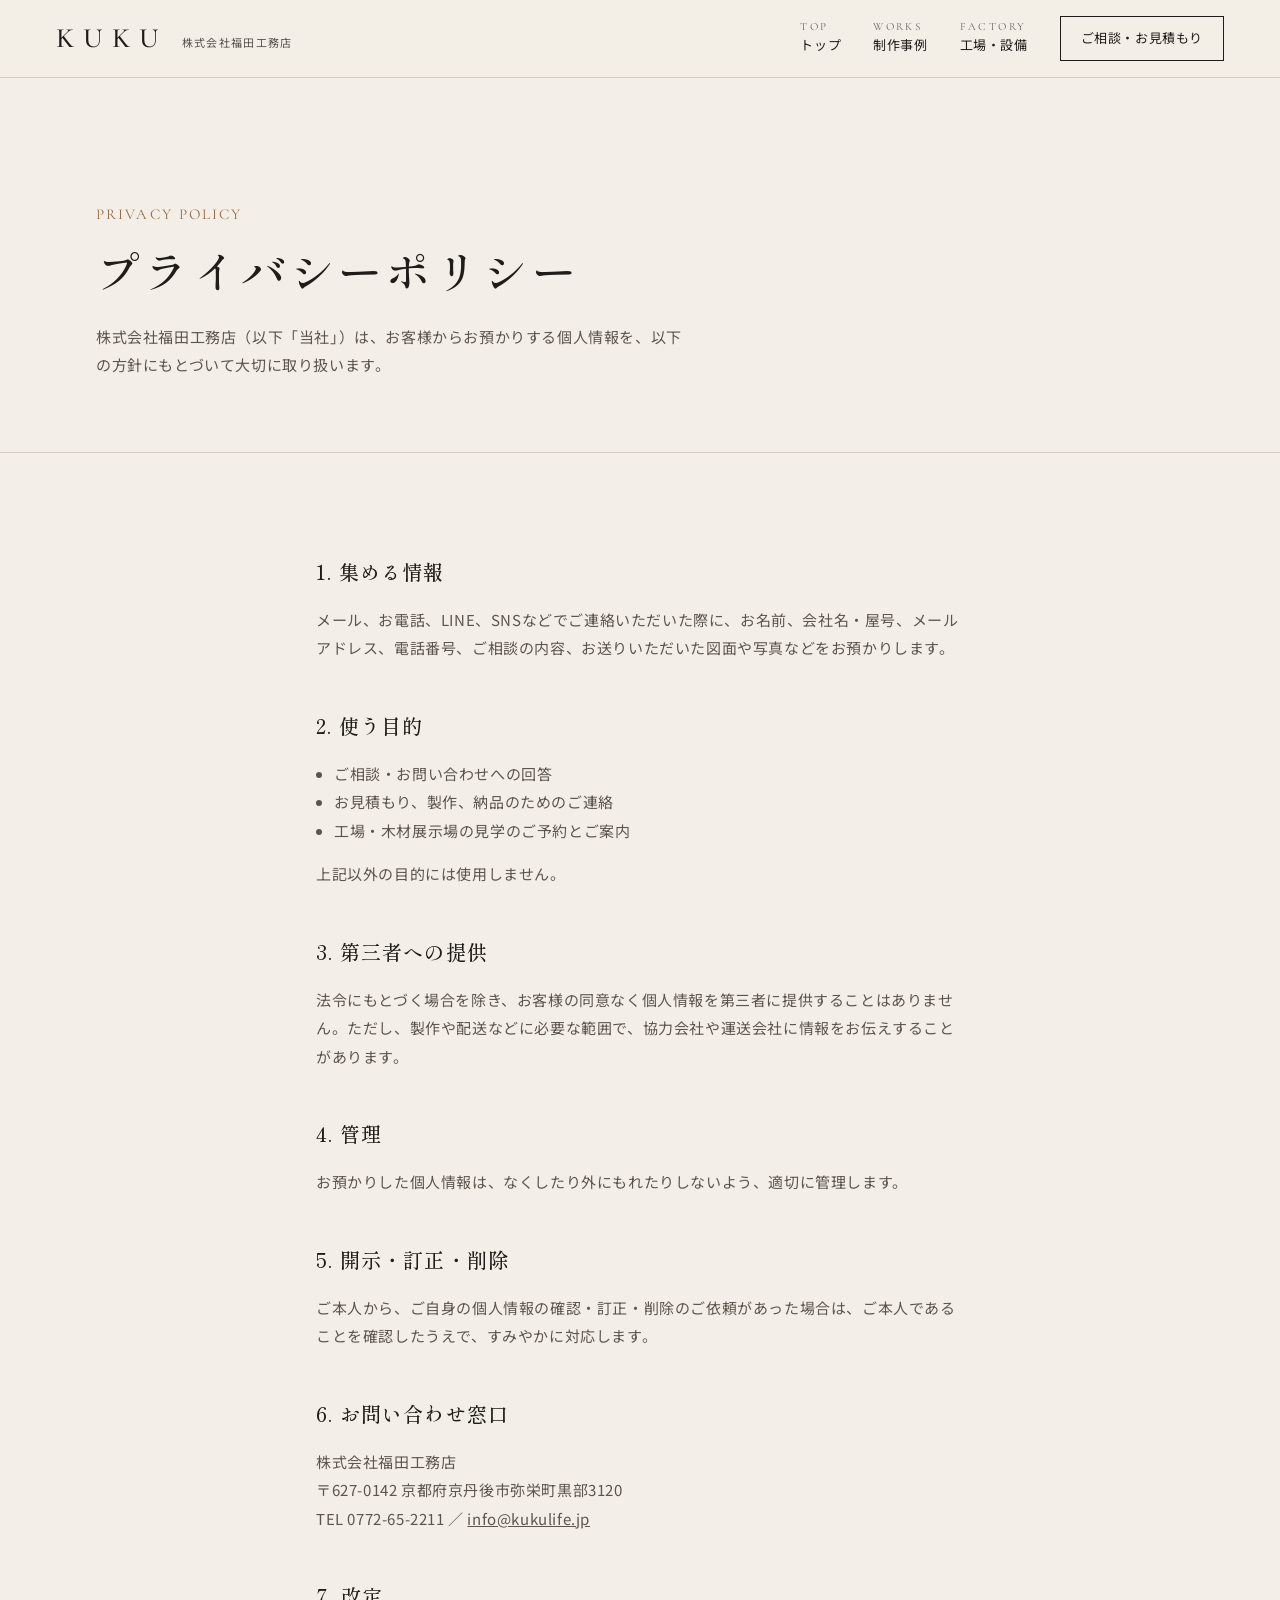
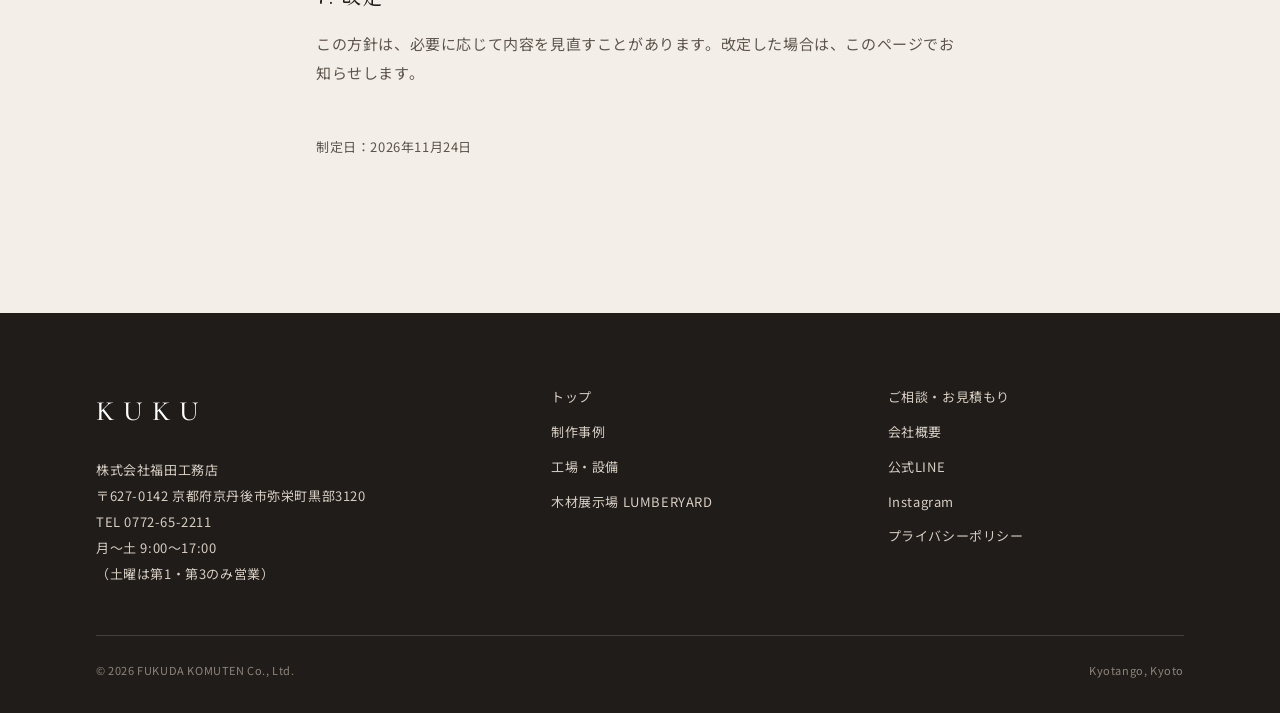
<file: privacy.html>
<!doctype html>
<html lang="ja">
<head>
<meta charset="utf-8">
<meta name="viewport" content="width=device-width, initial-scale=1">
<link rel="canonical" href="https://kukulife.jp/privacy.html">
<title>プライバシーポリシー｜KUKU 株式会社福田工務店</title>
<meta name="description" content="株式会社福田工務店（KUKU）の個人情報の取り扱いについて。">
<link rel="preconnect" href="https://fonts.googleapis.com">
<link rel="preconnect" href="https://fonts.gstatic.com" crossorigin>
<link href="https://fonts.googleapis.com/css2?family=Cormorant+Garamond:wght@400;500&family=Noto+Sans+JP:wght@400;500&family=Shippori+Mincho:wght@500&display=swap" rel="stylesheet">
<link rel="stylesheet" href="assets/style.css?v=7">
</head>
<body>

<header class="site-header on-light" id="header">
  <a class="logo" href="/"><b>KUKU</b><small>株式会社福田工務店</small></a>
  <button class="menu-toggle" id="menuToggle" aria-label="メニュー" aria-expanded="false"><i></i><i></i><i></i></button>
  <nav class="gnav" id="gnav">
    <a href="/"><span>TOP</span>トップ</a>
    <a href="works.html"><span>WORKS</span>制作事例</a>
    <a href="factory.html"><span>FACTORY</span>工場・設備</a>
    <a class="btn-contact" href="contact.html">ご相談・お見積もり</a>
  </nav>
</header>

<main>
  <div class="page-hero">
    <div class="wrap">
      <span class="en">PRIVACY POLICY</span>
      <h1>プライバシーポリシー</h1>
      <p>株式会社福田工務店（以下「当社」）は、お客様からお預かりする個人情報を、以下の方針にもとづいて大切に取り扱います。</p>
    </div>
  </div>

  <section style="padding-top:56px">
    <div class="wrap policy">
      <h2>1. 集める情報</h2>
      <p>メール、お電話、LINE、SNSなどでご連絡いただいた際に、お名前、会社名・屋号、メールアドレス、電話番号、ご相談の内容、お送りいただいた図面や写真などをお預かりします。</p>

      <h2>2. 使う目的</h2>
      <ul>
        <li>ご相談・お問い合わせへの回答</li>
        <li>お見積もり、製作、納品のためのご連絡</li>
        <li>工場・木材展示場の見学のご予約とご案内</li>
      </ul>
      <p>上記以外の目的には使用しません。</p>

      <h2>3. 第三者への提供</h2>
      <p>法令にもとづく場合を除き、お客様の同意なく個人情報を第三者に提供することはありません。ただし、製作や配送などに必要な範囲で、協力会社や運送会社に情報をお伝えすることがあります。</p>

      <h2>4. 管理</h2>
      <p>お預かりした個人情報は、なくしたり外にもれたりしないよう、適切に管理します。</p>

      <h2>5. 開示・訂正・削除</h2>
      <p>ご本人から、ご自身の個人情報の確認・訂正・削除のご依頼があった場合は、ご本人であることを確認したうえで、すみやかに対応します。</p>

      <h2>6. お問い合わせ窓口</h2>
      <p>株式会社福田工務店<br>〒627-0142 京都府京丹後市弥栄町黒部3120<br>TEL 0772-65-2211 ／ <a href="mailto:info@kukulife.jp">info@kukulife.jp</a></p>

      <h2>7. 改定</h2>
      <p>この方針は、必要に応じて内容を見直すことがあります。改定した場合は、このページでお知らせします。</p>

      <p class="date">制定日：2026年11月24日</p>
    </div>
  </section>
</main>

<footer class="site-footer">
  <div class="wrap">
    <div class="footer-grid">
      <div>
        <a class="logo" href="/"><b>KUKU</b></a>
        <address>株式会社福田工務店<br>〒627-0142 京都府京丹後市弥栄町黒部3120<br>TEL 0772-65-2211<br>月〜土 9:00〜17:00<br>（土曜は第1・第3のみ営業）</address>
      </div>
      <ul>
        <li><a href="/">トップ</a></li>
        <li><a href="works.html">制作事例</a></li>
        <li><a href="factory.html">工場・設備</a></li>
        <li><a href="factory.html#yard">木材展示場 LUMBERYARD</a></li>
      </ul>
      <ul>
        <li><a href="contact.html">ご相談・お見積もり</a></li>
        <li><a href="factory.html#company">会社概要</a></li>
        <li><a href="https://lin.ee/x8J4HGy" target="_blank" rel="noopener">公式LINE</a></li>
        <li><a href="https://www.instagram.com/kuku.life/" target="_blank" rel="noopener">Instagram</a></li>
        <li><a href="privacy.html">プライバシーポリシー</a></li>
      </ul>
    </div>
    <div class="copy"><span>© 2026 FUKUDA KOMUTEN Co., Ltd.</span><span>Kyotango, Kyoto</span></div>
  </div>
</footer>

<script src="assets/main.js?v=3"></script>
</body>
</html>
</file>
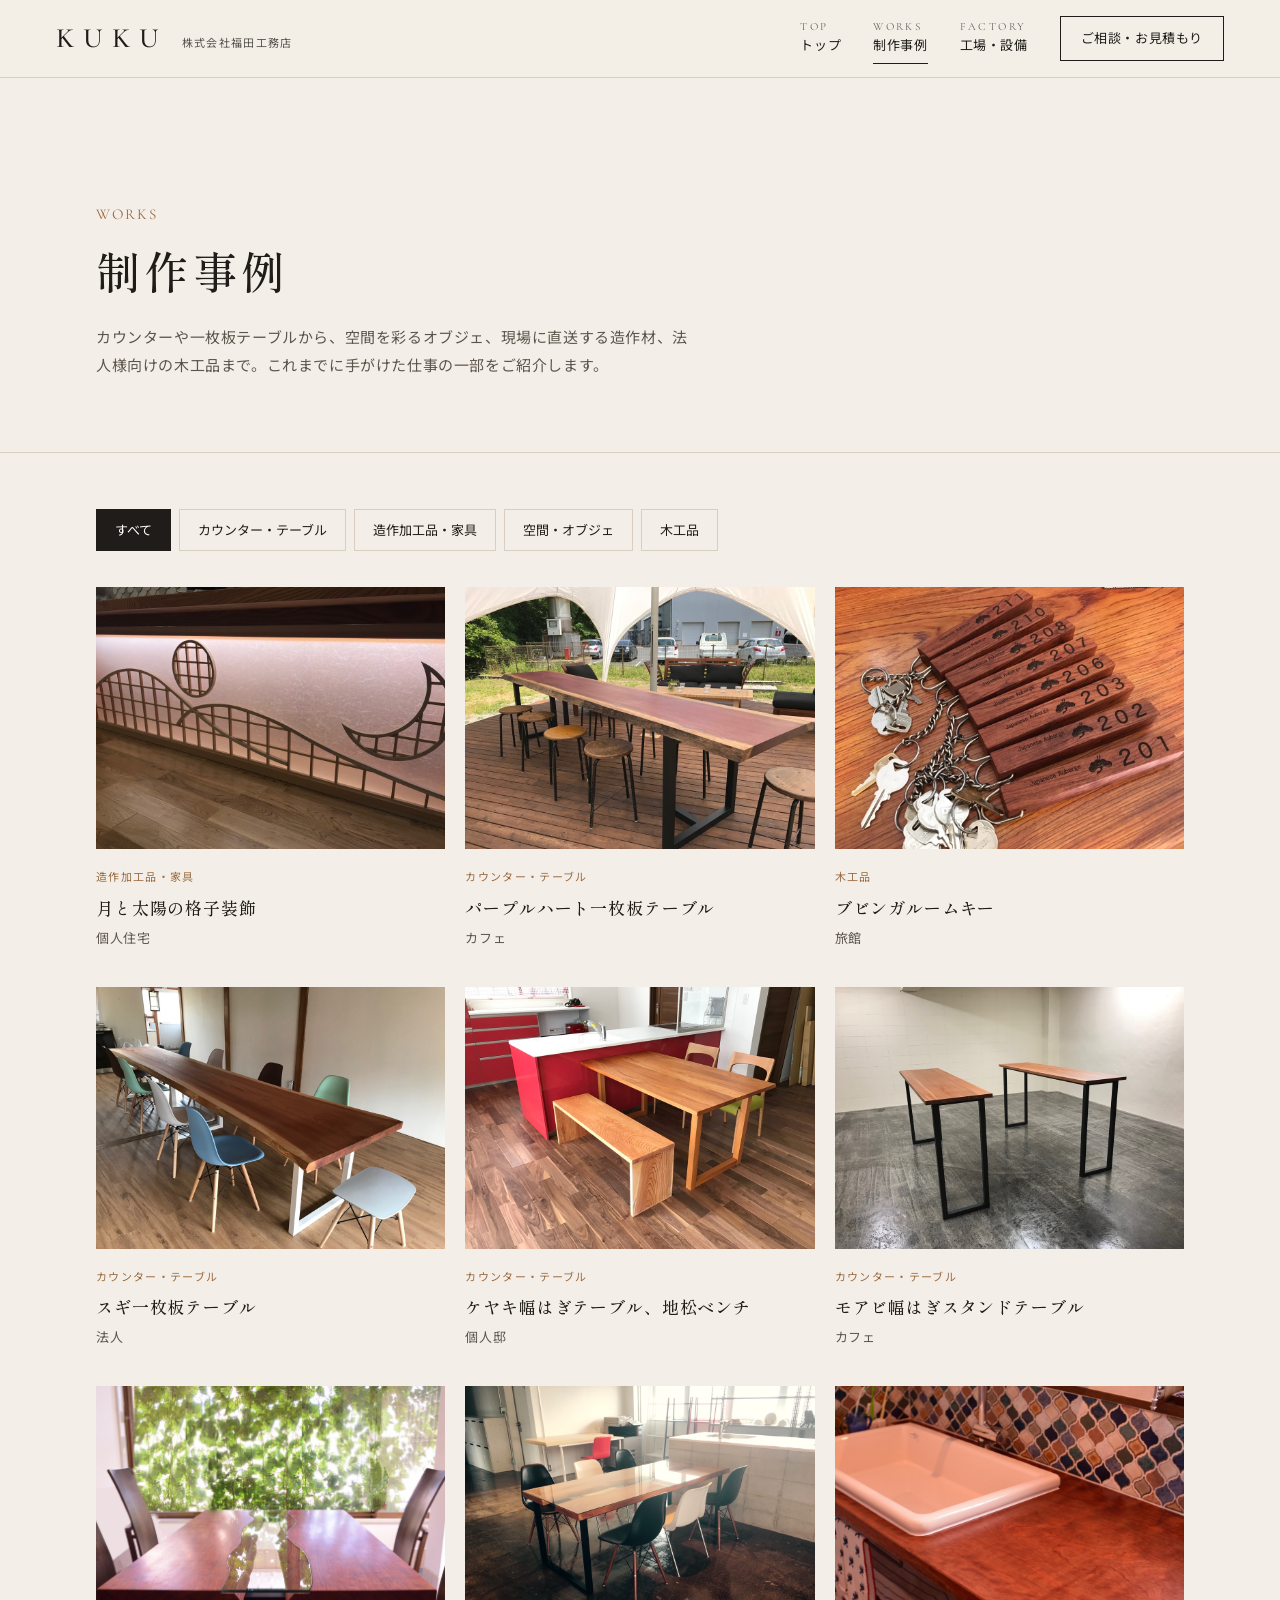
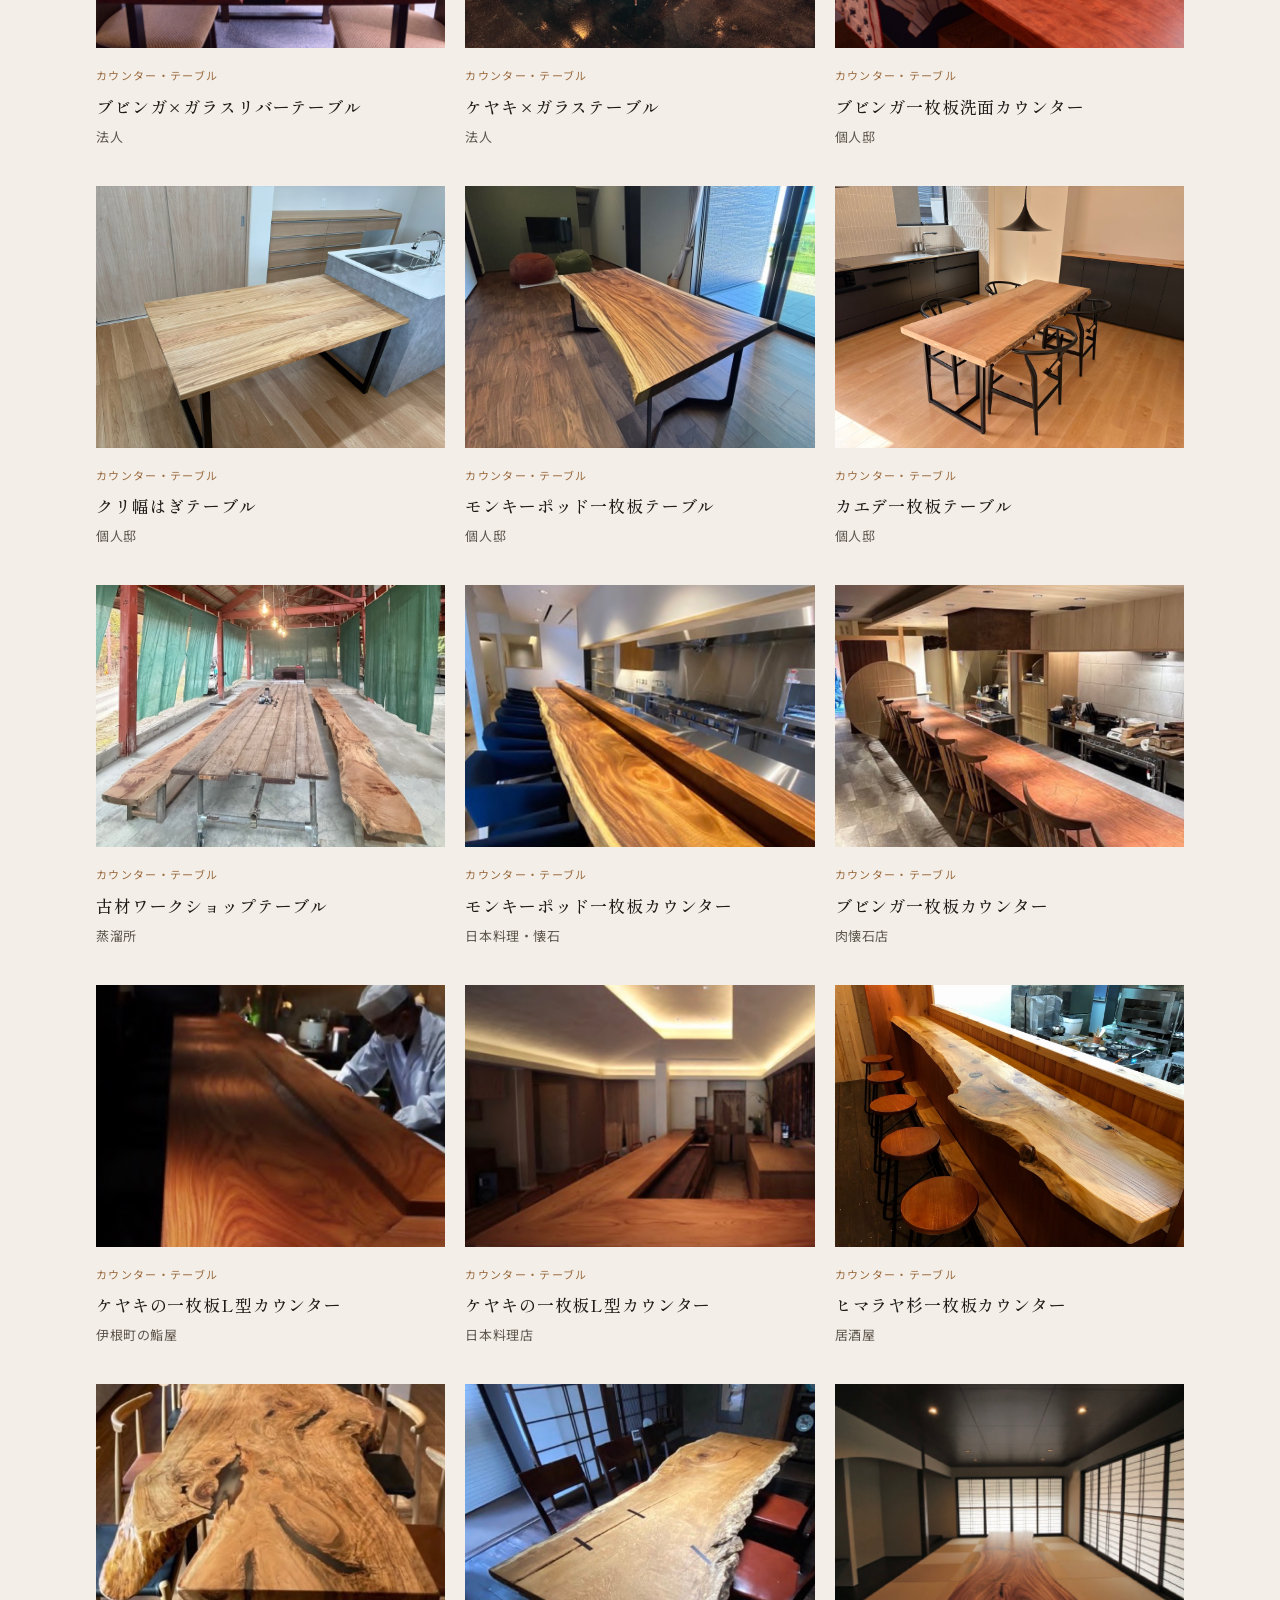
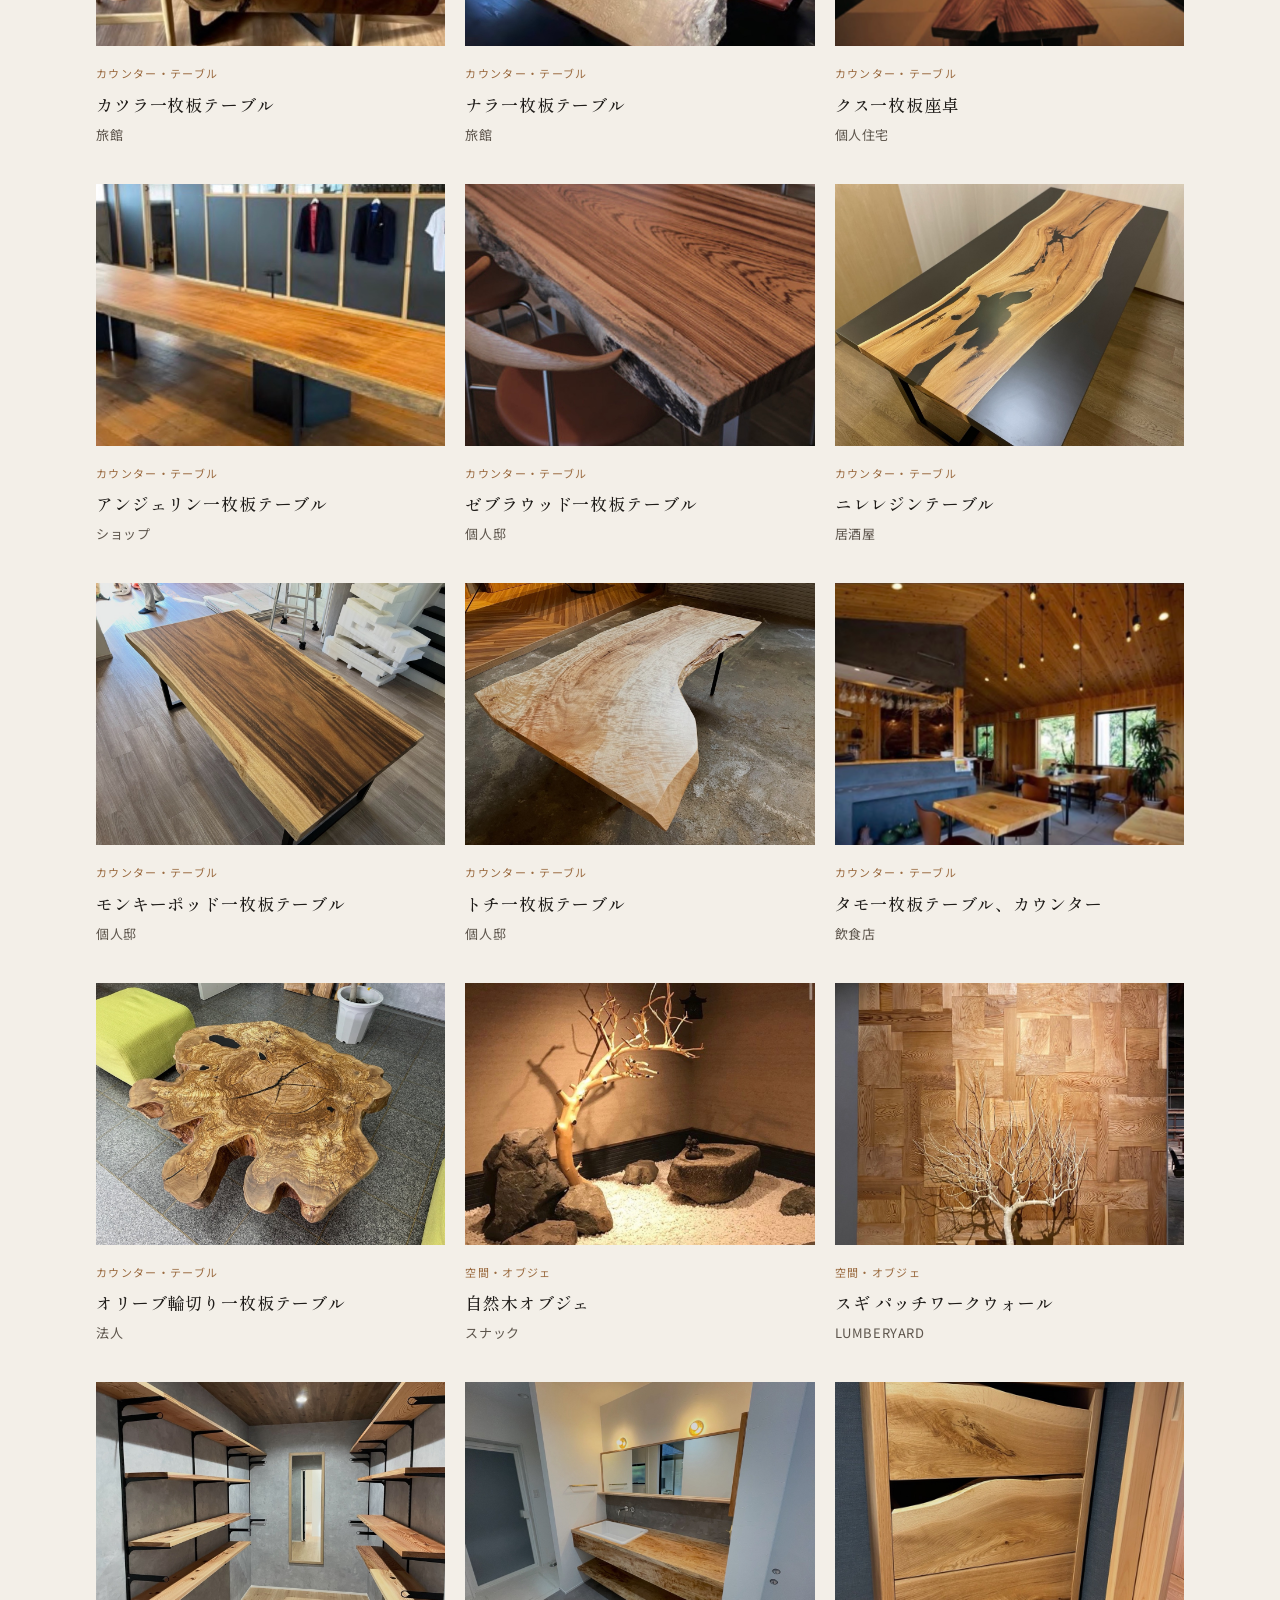
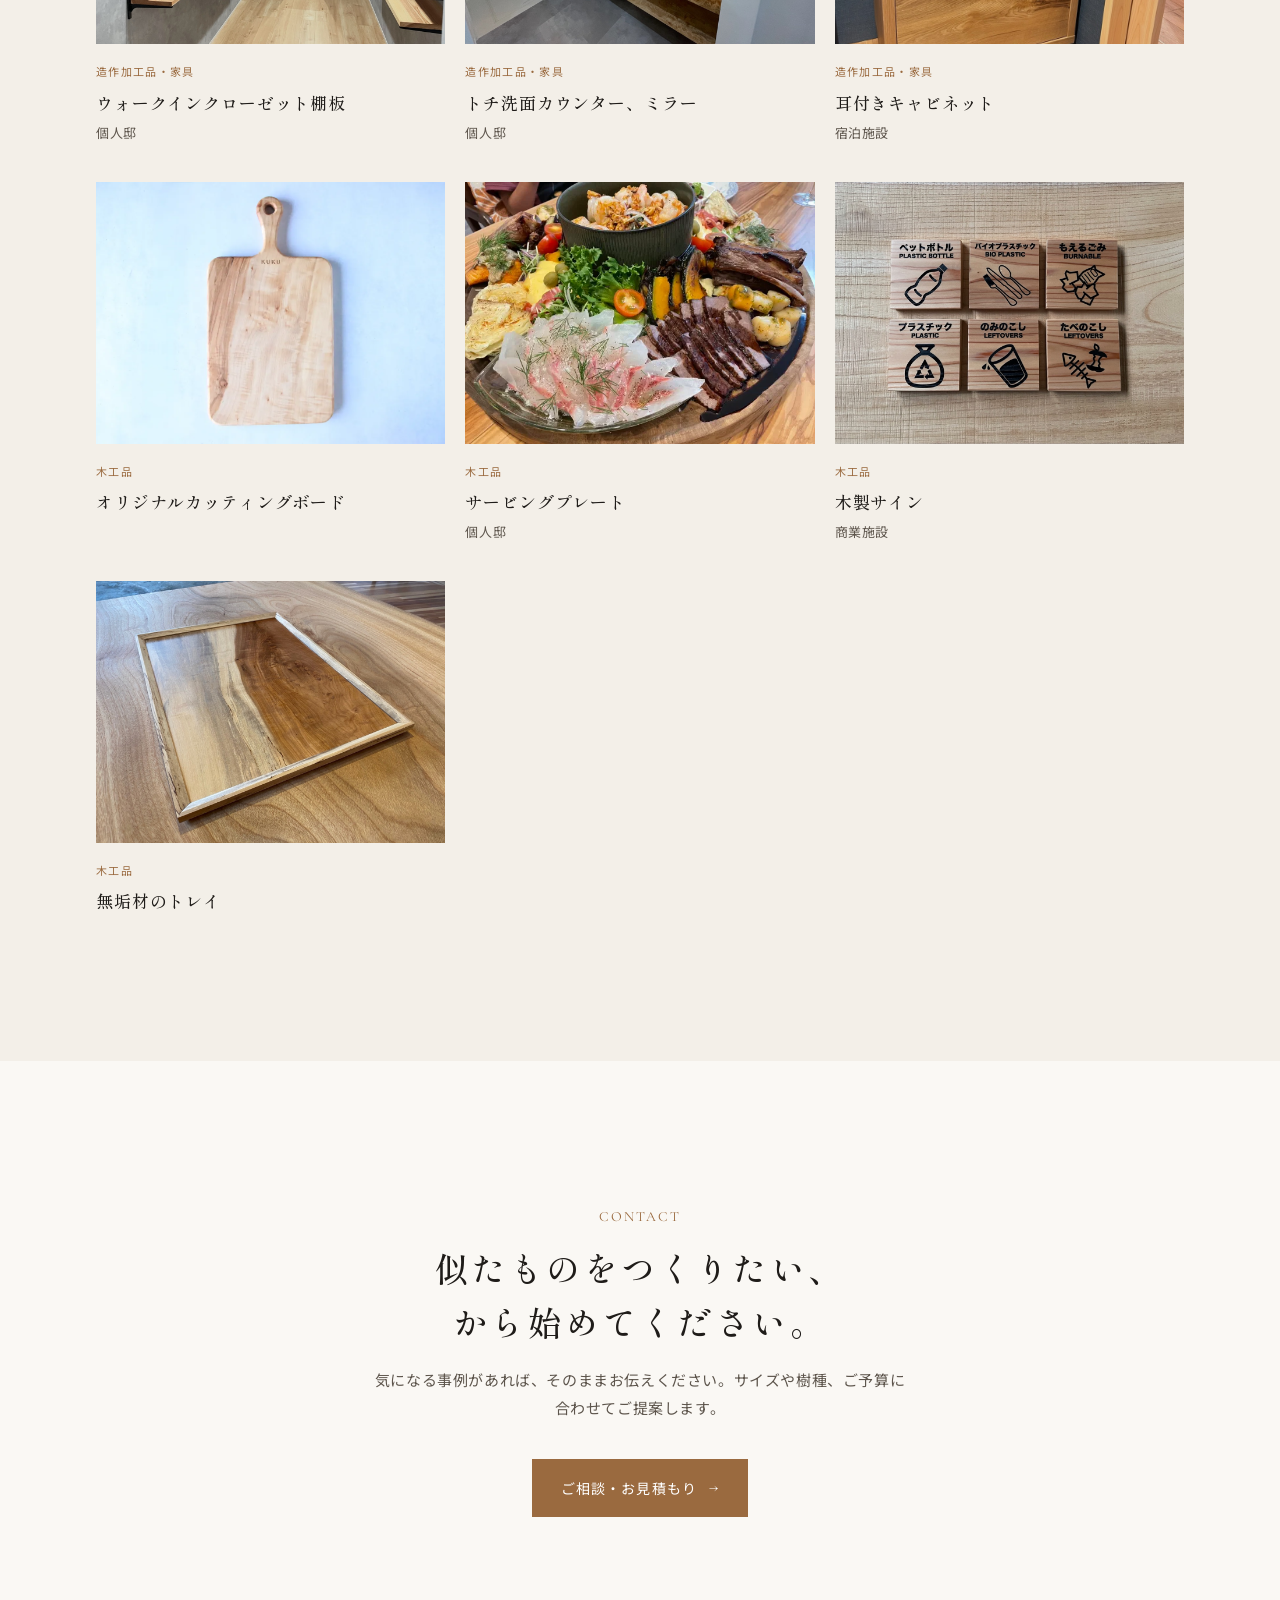
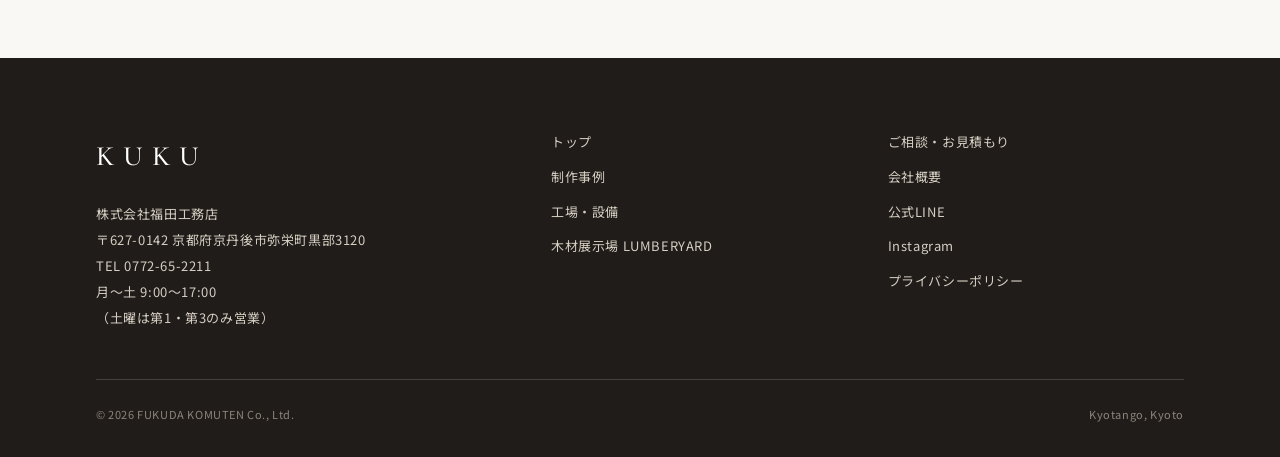
<file: works.html>
<!doctype html>
<html lang="ja">
<head>
<meta charset="utf-8">
<meta name="viewport" content="width=device-width, initial-scale=1">
<link rel="canonical" href="https://kukulife.jp/works.html">
<title>制作事例｜KUKU 株式会社福田工務店</title>
<meta name="description" content="KUKUの制作事例。一枚板のカウンター・テーブル、店舗や飲食店の空間、切り株のオブジェ、造作材、木工品など。">
<link rel="preconnect" href="https://fonts.googleapis.com">
<link rel="preconnect" href="https://fonts.gstatic.com" crossorigin>
<link href="https://fonts.googleapis.com/css2?family=Cormorant+Garamond:wght@400;500&family=Noto+Sans+JP:wght@400;500&family=Shippori+Mincho:wght@500&display=swap" rel="stylesheet">
<link rel="stylesheet" href="assets/style.css?v=7">
</head>
<body>

<header class="site-header on-light" id="header">
  <a class="logo" href="/"><b>KUKU</b><small>株式会社福田工務店</small></a>
  <button class="menu-toggle" id="menuToggle" aria-label="メニュー" aria-expanded="false"><i></i><i></i><i></i></button>
  <nav class="gnav" id="gnav">
    <a href="/"><span>TOP</span>トップ</a>
    <a href="works.html" aria-current="page"><span>WORKS</span>制作事例</a>
    <a href="factory.html"><span>FACTORY</span>工場・設備</a>
    <a class="btn-contact" href="contact.html">ご相談・お見積もり</a>
  </nav>
</header>

<main>
  <div class="page-hero">
    <div class="wrap">
      <span class="en">WORKS</span>
      <h1>制作事例</h1>
      <p>カウンターや一枚板テーブルから、空間を彩るオブジェ、現場に直送する造作材、法人様向けの木工品まで。これまでに手がけた仕事の一部をご紹介します。</p>
    </div>
  </div>

  <section style="padding-top:56px">
    <div class="wrap">
      <div class="filter" role="group" aria-label="カテゴリで絞り込み">
        <button data-cat="all" aria-pressed="true">すべて</button>
        <button data-cat="table" aria-pressed="false">カウンター・テーブル</button>
        <button data-cat="joinery" aria-pressed="false">造作加工品・家具</button>
        <button data-cat="space" aria-pressed="false">空間・オブジェ</button>
        <button data-cat="craft" aria-pressed="false">木工品</button>
      </div>

      <div class="works-grid">
        <figure class="work" data-cat="joinery"><div class="ph"><img src="img/w-moon-sun-lattice.jpg" alt="月と太陽の格子装飾（個人住宅）" loading="lazy"></div><figcaption><span class="cat">造作加工品・家具</span><h3>月と太陽の格子装飾</h3><p class="place">個人住宅</p></figcaption></figure>
        <figure class="work" data-cat="table"><div class="ph"><img src="img/w-purpleheart-table.jpg" alt="パープルハート一枚板テーブル（カフェ）" loading="lazy"></div><figcaption><span class="cat">カウンター・テーブル</span><h3>パープルハート一枚板テーブル</h3><p class="place">カフェ</p></figcaption></figure>
        <figure class="work" data-cat="craft"><div class="ph"><img src="img/w-bubinga-roomkey.jpg" alt="ブビンガルームキー（旅館）" loading="lazy"></div><figcaption><span class="cat">木工品</span><h3>ブビンガルームキー</h3><p class="place">旅館</p></figcaption></figure>
        <figure class="work" data-cat="table"><div class="ph"><img src="img/w-sugi-table.jpg" alt="スギ一枚板テーブル（法人）" loading="lazy"></div><figcaption><span class="cat">カウンター・テーブル</span><h3>スギ一枚板テーブル</h3><p class="place">法人</p></figcaption></figure>
        <figure class="work" data-cat="table"><div class="ph"><img src="img/w-keyaki-table-bench.jpg" alt="ケヤキ幅はぎテーブル、地松ベンチ（個人邸）" loading="lazy"></div><figcaption><span class="cat">カウンター・テーブル</span><h3>ケヤキ幅はぎテーブル、地松ベンチ</h3><p class="place">個人邸</p></figcaption></figure>
        <figure class="work" data-cat="table"><div class="ph"><img src="img/w-moabi-stand-table.jpg" alt="モアビ幅はぎスタンドテーブル（カフェ）" loading="lazy"></div><figcaption><span class="cat">カウンター・テーブル</span><h3>モアビ幅はぎスタンドテーブル</h3><p class="place">カフェ</p></figcaption></figure>
        <figure class="work" data-cat="table"><div class="ph"><img src="img/w-bubinga-glass-river.jpg" alt="ブビンガ×ガラスリバーテーブル（法人）" loading="lazy"></div><figcaption><span class="cat">カウンター・テーブル</span><h3>ブビンガ×ガラスリバーテーブル</h3><p class="place">法人</p></figcaption></figure>
        <figure class="work" data-cat="table"><div class="ph"><img src="img/w-keyaki-glass-table.jpg" alt="ケヤキ×ガラステーブル（法人）" loading="lazy"></div><figcaption><span class="cat">カウンター・テーブル</span><h3>ケヤキ×ガラステーブル</h3><p class="place">法人</p></figcaption></figure>
        <figure class="work" data-cat="table"><div class="ph"><img src="img/w-bubinga-washstand.jpg" alt="ブビンガ一枚板洗面カウンター（個人邸）" loading="lazy"></div><figcaption><span class="cat">カウンター・テーブル</span><h3>ブビンガ一枚板洗面カウンター</h3><p class="place">個人邸</p></figcaption></figure>
        <figure class="work" data-cat="table"><div class="ph"><img src="img/w-kuri-table.jpg" alt="クリ幅はぎテーブル（個人邸）" loading="lazy"></div><figcaption><span class="cat">カウンター・テーブル</span><h3>クリ幅はぎテーブル</h3><p class="place">個人邸</p></figcaption></figure>
        <figure class="work" data-cat="table"><div class="ph"><img src="img/w-monkeypod2.jpg" alt="モンキーポッド一枚板テーブル（個人邸）" style="object-position:center 65%" loading="lazy"></div><figcaption><span class="cat">カウンター・テーブル</span><h3>モンキーポッド一枚板テーブル</h3><p class="place">個人邸</p></figcaption></figure>
        <figure class="work" data-cat="table"><div class="ph"><img src="img/w-kaede-table.jpg" alt="カエデ一枚板テーブル（個人邸）" loading="lazy"></div><figcaption><span class="cat">カウンター・テーブル</span><h3>カエデ一枚板テーブル</h3><p class="place">個人邸</p></figcaption></figure>
        <figure class="work" data-cat="table"><div class="ph"><img src="img/w-distillery-table.jpg" style="object-position:center 85%" alt="古材ワークショップテーブル（蒸溜所）" loading="lazy"></div><figcaption><span class="cat">カウンター・テーブル</span><h3>古材ワークショップテーブル</h3><p class="place">蒸溜所</p></figcaption></figure>
        <figure class="work" data-cat="table"><div class="ph"><img src="img/c-blue.jpg" alt="モンキーポッド一枚板カウンター（日本料理・懐石）" loading="lazy"></div><figcaption><span class="cat">カウンター・テーブル</span><h3>モンキーポッド一枚板カウンター</h3><p class="place">日本料理・懐石</p></figcaption></figure>
        <figure class="work" data-cat="table"><div class="ph"><img src="img/c-sushi.jpg" alt="ブビンガ一枚板カウンター（肉懐石店）" loading="lazy"></div><figcaption><span class="cat">カウンター・テーブル</span><h3>ブビンガ一枚板カウンター</h3><p class="place">肉懐石店</p></figcaption></figure>
        <figure class="work" data-cat="table"><div class="ph"><img src="img/t-chef.jpg" alt="ケヤキの一枚板L型カウンター（伊根町の鮨屋）" loading="lazy"></div><figcaption><span class="cat">カウンター・テーブル</span><h3>ケヤキの一枚板L型カウンター</h3><p class="place">伊根町の鮨屋</p></figcaption></figure>
        <figure class="work" data-cat="table"><div class="ph"><img src="img/t-lcounter.jpg" alt="ケヤキの一枚板L型カウンター（日本料理店）" loading="lazy"></div><figcaption><span class="cat">カウンター・テーブル</span><h3>ケヤキの一枚板L型カウンター</h3><p class="place">日本料理店</p></figcaption></figure>
        <figure class="work" data-cat="table"><div class="ph"><img src="img/w-counter-edge.jpg" alt="ヒマラヤ杉一枚板カウンター（居酒屋）" loading="lazy"></div><figcaption><span class="cat">カウンター・テーブル</span><h3>ヒマラヤ杉一枚板カウンター</h3><p class="place">居酒屋</p></figcaption></figure>
        <figure class="work" data-cat="table"><div class="ph"><img src="img/t-burl.jpg" alt="カツラ一枚板テーブル（旅館）" loading="lazy"></div><figcaption><span class="cat">カウンター・テーブル</span><h3>カツラ一枚板テーブル</h3><p class="place">旅館</p></figcaption></figure>
        <figure class="work" data-cat="table"><div class="ph"><img src="img/t-oak.jpg" alt="ナラ一枚板テーブル（旅館）" loading="lazy"></div><figcaption><span class="cat">カウンター・テーブル</span><h3>ナラ一枚板テーブル</h3><p class="place">旅館</p></figcaption></figure>
        <figure class="work" data-cat="table"><div class="ph"><img src="img/tatami.jpg" alt="クス一枚板座卓（個人住宅）" loading="lazy"></div><figcaption><span class="cat">カウンター・テーブル</span><h3>クス一枚板座卓</h3><p class="place">個人住宅</p></figcaption></figure>
        <figure class="work" data-cat="table"><div class="ph"><img src="img/t-shop.jpg" alt="アンジェリン一枚板テーブル（ショップ）" loading="lazy"></div><figcaption><span class="cat">カウンター・テーブル</span><h3>アンジェリン一枚板テーブル</h3><p class="place">ショップ</p></figcaption></figure>
        <figure class="work" data-cat="table"><div class="ph"><img src="img/edge.jpg" alt="ゼブラウッド一枚板テーブル（個人邸）" loading="lazy"></div><figcaption><span class="cat">カウンター・テーブル</span><h3>ゼブラウッド一枚板テーブル</h3><p class="place">個人邸</p></figcaption></figure>
        <figure class="work" data-cat="table"><div class="ph"><img src="img/w-resin-river.jpg" alt="ニレレジンテーブル（居酒屋）" loading="lazy"></div><figcaption><span class="cat">カウンター・テーブル</span><h3>ニレレジンテーブル</h3><p class="place">居酒屋</p></figcaption></figure>
        <figure class="work" data-cat="table"><div class="ph"><img src="img/w-monkeypod.jpg" alt="モンキーポッド一枚板テーブル（個人邸）" loading="lazy"></div><figcaption><span class="cat">カウンター・テーブル</span><h3>モンキーポッド一枚板テーブル</h3><p class="place">個人邸</p></figcaption></figure>
        <figure class="work" data-cat="table"><div class="ph"><img src="img/w-tochi.jpg" alt="トチ一枚板テーブル（個人邸）" loading="lazy"></div><figcaption><span class="cat">カウンター・テーブル</span><h3>トチ一枚板テーブル</h3><p class="place">個人邸</p></figcaption></figure>
        <figure class="work" data-cat="table"><div class="ph"><img src="img/t-cafe.jpg" alt="タモ一枚板テーブル、カウンター（飲食店）" loading="lazy"></div><figcaption><span class="cat">カウンター・テーブル</span><h3>タモ一枚板テーブル、カウンター</h3><p class="place">飲食店</p></figcaption></figure>
        <figure class="work" data-cat="table"><div class="ph"><img src="img/w-stump-table.jpg" alt="オリーブ輪切り一枚板テーブル（法人）" loading="lazy"></div><figcaption><span class="cat">カウンター・テーブル</span><h3>オリーブ輪切り一枚板テーブル</h3><p class="place">法人</p></figcaption></figure>
        <figure class="work" data-cat="space"><div class="ph"><img src="img/w-objet-tree.jpg" alt="自然木オブジェ（スナック）" loading="lazy"></div><figcaption><span class="cat">空間・オブジェ</span><h3>自然木オブジェ</h3><p class="place">スナック</p></figcaption></figure>
        <figure class="work" data-cat="space"><div class="ph"><img src="img/w-endgrain-wall.jpg" alt="スギ パッチワークウォール（LUMBERYARD）" loading="lazy"></div><figcaption><span class="cat">空間・オブジェ</span><h3>スギ パッチワークウォール</h3><p class="place">LUMBERYARD</p></figcaption></figure>
        <figure class="work" data-cat="joinery"><div class="ph"><img src="img/w-shelves.jpg" alt="ウォークインクローゼット棚板（個人邸）" loading="lazy"></div><figcaption><span class="cat">造作加工品・家具</span><h3>ウォークインクローゼット棚板</h3><p class="place">個人邸</p></figcaption></figure>
        <figure class="work" data-cat="joinery"><div class="ph"><img src="img/w-washstand.jpg" alt="トチ洗面カウンター、ミラー（個人邸）" loading="lazy"></div><figcaption><span class="cat">造作加工品・家具</span><h3>トチ洗面カウンター、ミラー</h3><p class="place">個人邸</p></figcaption></figure>
        <figure class="work" data-cat="joinery"><div class="ph"><img src="img/w-drawer.jpg" alt="耳付きキャビネット（宿泊施設）" loading="lazy"></div><figcaption><span class="cat">造作加工品・家具</span><h3>耳付きキャビネット</h3><p class="place">宿泊施設</p></figcaption></figure>
        <figure class="work" data-cat="craft"><div class="ph"><img src="img/cuttingboard.webp" alt="オリジナルカッティングボード" loading="lazy"></div><figcaption><span class="cat">木工品</span><h3>オリジナルカッティングボード</h3></figcaption></figure>
        <figure class="work" data-cat="craft"><div class="ph"><img src="img/plate.webp" alt="サービングプレート（個人邸）" loading="lazy"></div><figcaption><span class="cat">木工品</span><h3>サービングプレート</h3><p class="place">個人邸</p></figcaption></figure>
        <figure class="work" data-cat="craft"><div class="ph"><img src="img/w-sign.jpg" alt="木製サイン（商業施設）" loading="lazy"></div><figcaption><span class="cat">木工品</span><h3>木製サイン</h3><p class="place">商業施設</p></figcaption></figure>
        <figure class="work" data-cat="craft"><div class="ph"><img src="img/w-tray.jpg" alt="額縁仕立ての無垢材トレイ" loading="lazy"></div><figcaption><span class="cat">木工品</span><h3>無垢材のトレイ</h3></figcaption></figure>
      </div>
    </div>
  </section>

  <section class="cta" style="background:var(--paper)">
    <div class="wrap">
      <span class="en">CONTACT</span>
      <h2>似たものをつくりたい、<br>から始めてください。</h2>
      <p>気になる事例があれば、そのままお伝えください。サイズや樹種、ご予算に合わせてご提案します。</p>
      <div class="hero-cta"><a class="btn btn-primary" href="contact.html">ご相談・お見積もり</a></div>
    </div>
  </section>
</main>

<footer class="site-footer">
  <div class="wrap">
    <div class="footer-grid">
      <div>
        <a class="logo" href="/"><b>KUKU</b></a>
        <address>株式会社福田工務店<br>〒627-0142 京都府京丹後市弥栄町黒部3120<br>TEL 0772-65-2211<br>月〜土 9:00〜17:00<br>（土曜は第1・第3のみ営業）</address>
      </div>
      <ul>
        <li><a href="/">トップ</a></li>
        <li><a href="works.html">制作事例</a></li>
        <li><a href="factory.html">工場・設備</a></li>
        <li><a href="factory.html#yard">木材展示場 LUMBERYARD</a></li>
      </ul>
      <ul>
        <li><a href="contact.html">ご相談・お見積もり</a></li>
        <li><a href="factory.html#company">会社概要</a></li>
        <li><a href="https://lin.ee/x8J4HGy" target="_blank" rel="noopener">公式LINE</a></li>
        <li><a href="https://www.instagram.com/kuku.life/" target="_blank" rel="noopener">Instagram</a></li>
        <li><a href="privacy.html">プライバシーポリシー</a></li>
      </ul>
    </div>
    <div class="copy"><span>© 2026 FUKUDA KOMUTEN Co., Ltd.</span><span>Kyotango, Kyoto</span></div>
  </div>
</footer>

<script src="assets/main.js?v=3"></script>
</body>
</html>
</file>
<file: assets/style.css>
/* KUKU renewal — draft v2 (加工中心) */
:root {
  --bg: #f3efe8;
  --paper: #faf8f4;
  --ink: #1f1c19;
  --ink-soft: #5d554c;
  --line: #d8cfc1;
  --line-dark: #45403a;
  --wood: #9a6a3f;
  --wood-light: #d2a77c;
  --serif: "Shippori Mincho", "Hiragino Mincho ProN", serif;
  --sans: "Noto Sans JP", "Hiragino Sans", sans-serif;
  --en: "Cormorant Garamond", serif;
  --max: 1200px;
  --gutter: clamp(16px, 5vw, 56px);
}

*, *::before, *::after { box-sizing: border-box; }
html { scroll-behavior: smooth; }
body {
  margin: 0; background: var(--bg); color: var(--ink);
  font-family: var(--sans); font-size: 15px; line-height: 1.9; letter-spacing: .04em;
  -webkit-font-smoothing: antialiased;
}
img { max-width: 100%; display: block; }
a { color: inherit; }
.wrap { max-width: var(--max); margin: 0 auto; padding: 0 var(--gutter); }
.en { font-family: var(--en); letter-spacing: .14em; }
.dark { background: var(--ink); color: #ece6dc; }

/* ---------- header ---------- */
.site-header {
  position: fixed; inset: 0 0 auto 0; z-index: 50;
  display: flex; align-items: center; justify-content: space-between;
  padding: 20px var(--gutter); color: #fff;
  transition: background .3s, color .3s, padding .3s;
}
.site-header.is-solid, .site-header.on-light { background: rgba(243,239,232,.96); color: var(--ink); padding-block: 12px; border-bottom: 1px solid var(--line); }
.logo { text-decoration: none; display: flex; align-items: baseline; gap: 14px; }
.logo b { font-family: var(--en); font-size: 28px; font-weight: 500; letter-spacing: .32em; }
.logo small { font-size: 11px; opacity: .75; letter-spacing: .12em; }
.gnav { display: flex; align-items: center; gap: 32px; }
.gnav a { text-decoration: none; font-size: 13px; position: relative; }
.gnav a span { display: block; font-family: var(--en); font-size: 11px; letter-spacing: .22em; opacity: .65; line-height: 1.2; }
.gnav a[aria-current="page"]::after { content: ""; position: absolute; left: 0; right: 0; bottom: -6px; height: 1px; background: currentColor; }
.gnav .btn-contact { border: 1px solid currentColor; padding: 9px 20px; }
.gnav .btn-contact::after { display: none; }
.menu-toggle { display: none; background: none; border: 0; color: inherit; width: 40px; height: 40px; cursor: pointer; padding: 0; }
.menu-toggle i { display: block; height: 1px; background: currentColor; margin: 7px 8px; transition: transform .3s, opacity .3s; }

/* ---------- hero ---------- */
.hero { position: relative; min-height: 100svh; display: grid; align-items: end; color: #fff; background: #1b1612 center / cover no-repeat; overflow: hidden; }
.hero::before { content: ""; position: absolute; inset: 0; background: linear-gradient(180deg, rgba(0,0,0,.45) 0%, rgba(0,0,0,.05) 35%, rgba(0,0,0,.72) 100%); }
.hero-inner { position: relative; width: 100%; max-width: var(--max); margin: 0 auto; padding: 0 var(--gutter) clamp(56px, 10vh, 110px); }
.hero .kicker { font-family: var(--en); font-size: 14px; letter-spacing: .3em; opacity: .85; margin: 0 0 18px; }
.hero h1 { font-family: var(--serif); font-weight: 500; font-size: clamp(30px, 5.4vw, 64px); line-height: 1.45; letter-spacing: .1em; margin: 0 0 20px; }
.hero .sub { font-size: clamp(14px, 1.4vw, 16px); max-width: 34em; opacity: .92; margin: 0 0 40px; }
.hero-cta { display: flex; flex-wrap: wrap; gap: 12px; }

.page-hero { padding: clamp(130px, 18vw, 200px) 0 clamp(40px, 6vw, 72px); border-bottom: 1px solid var(--line); }
.page-hero .en { color: var(--wood); font-size: 15px; display: block; margin-bottom: 8px; }
.page-hero h1 { font-family: var(--serif); font-weight: 500; font-size: clamp(28px, 4vw, 44px); letter-spacing: .1em; line-height: 1.5; margin: 0; }
.page-hero p { color: var(--ink-soft); max-width: 40em; margin: 20px 0 0; }

/* ---------- buttons ---------- */
.btn { display: inline-flex; align-items: center; gap: 12px; padding: 15px 28px; text-decoration: none; font-size: 14px; letter-spacing: .08em; border: 1px solid transparent; transition: background .2s, color .2s, border-color .2s; cursor: pointer; font-family: inherit; }
.btn::after { content: "→"; font-family: var(--en); }
.btn-primary { background: var(--wood); color: #fff; }
.btn-primary:hover { background: #7f5631; }
.btn-ghost { border-color: rgba(255,255,255,.75); color: #fff; }
.btn-ghost:hover { background: rgba(255,255,255,.12); }
.btn-line { border-color: var(--ink); color: var(--ink); background: transparent; }
.btn-line:hover { background: var(--ink); color: var(--paper); }
.more { font-size: 13px; text-decoration: none; border-bottom: 1px solid currentColor; padding-bottom: 2px; white-space: nowrap; }
.more::after { content: " →"; font-family: var(--en); }

/* ---------- sections ---------- */
section { padding: clamp(80px, 11vw, 150px) 0; }
.sec-head { margin-bottom: clamp(40px, 5vw, 64px); }
.sec-head .en { display: block; color: var(--wood); font-size: 14px; margin-bottom: 8px; }
.dark .sec-head .en { color: var(--wood-light); }
.sec-head h2 { font-family: var(--serif); font-weight: 500; font-size: clamp(24px, 3.3vw, 36px); line-height: 1.55; letter-spacing: .1em; margin: 0; }
.sec-head p { color: var(--ink-soft); margin: 18px 0 0; max-width: 42em; }
.dark .sec-head p { color: #b8aea1; }
.sec-head.row { display: flex; justify-content: space-between; align-items: end; gap: 24px; flex-wrap: wrap; }

/* ---------- concept ---------- */
.concept .grid { display: grid; grid-template-columns: 1.05fr 1fr; gap: clamp(36px, 7vw, 100px); align-items: center; }
.concept-text { font-family: var(--serif); font-size: clamp(15px, 1.4vw, 17px); line-height: 2.3; }
.concept-text .lead { font-size: clamp(22px, 2.6vw, 30px); line-height: 1.75; letter-spacing: .1em; margin: 0 0 32px; }
.concept-text p { margin: 0 0 1.3em; }
.concept-photos { display: grid; grid-template-columns: 1fr 1fr; gap: 12px; }
.concept-photos img { width: 100%; object-fit: cover; aspect-ratio: 3/4; }
.concept-photos img:last-child { margin-top: 64px; }
.mark { font-family: var(--en); font-size: 13px; color: var(--wood); letter-spacing: .3em; display: block; margin-bottom: 22px; }

/* ---------- pillars ---------- */
.pillars { background: var(--paper); }
.pillar-list { display: grid; grid-template-columns: repeat(4, 1fr); gap: clamp(16px, 2vw, 28px); }
.pillar img { aspect-ratio: 4/5; object-fit: cover; width: 100%; }
.pillar .no { font-family: var(--en); color: var(--wood); font-size: 22px; margin: 18px 0 2px; display: block; }
.pillar h3 { font-family: var(--serif); font-weight: 500; font-size: 19px; letter-spacing: .06em; margin: 0 0 10px; line-height: 1.5; }
.pillar p { font-size: 13.5px; color: var(--ink-soft); margin: 0; line-height: 1.85; }
.pillar .tag { display: inline-block; margin-top: 12px; font-size: 11px; border: 1px solid var(--line); padding: 1px 10px; color: var(--ink-soft); }
.link-note { margin-top: clamp(40px, 5vw, 64px); padding: 28px clamp(20px, 3vw, 40px); border: 1px solid var(--line); display: grid; grid-template-columns: auto 1fr; gap: 28px; align-items: center; background: var(--bg); }
.link-note .ring { width: 84px; height: 76px; position: relative; }
.link-note .ring i { position: absolute; width: 44px; height: 44px; border: 1px solid var(--wood); border-radius: 50%; }
.link-note .ring i:nth-child(1) { left: 0; top: 0; } .link-note .ring i:nth-child(2) { left: 32px; top: 0; }
.link-note .ring i:nth-child(3) { left: 0; top: 32px; } .link-note .ring i:nth-child(4) { left: 32px; top: 32px; }
.link-note h3 { font-family: var(--serif); font-weight: 500; font-size: 18px; margin: 0 0 6px; letter-spacing: .06em; }
.link-note p { margin: 0; font-size: 14px; color: var(--ink-soft); }

/* ---------- for whom ---------- */
.forwhom .cols { display: grid; grid-template-columns: 1fr 1fr; gap: 2px; background: var(--line-dark); }
.who { background: var(--ink); display: flex; flex-direction: column; }
.who img { aspect-ratio: 16/9; object-fit: cover; width: 100%; opacity: .92; }
.who .body { padding: clamp(28px, 3.5vw, 48px); display: flex; flex-direction: column; flex: 1; }
.who .for { font-size: 12px; color: var(--wood-light); letter-spacing: .14em; }
.who h3 { font-family: var(--serif); font-weight: 500; font-size: clamp(21px, 2.3vw, 27px); line-height: 1.6; letter-spacing: .08em; margin: 8px 0 18px; }
.who p { color: #c4baad; font-size: 14px; margin: 0 0 22px; }
.who ul { list-style: none; margin: 0 0 28px; padding: 0; font-size: 14px; flex: 1; }
.who li { padding: 10px 0 10px 22px; border-top: 1px solid var(--line-dark); position: relative; }
.who li::before { content: ""; position: absolute; left: 2px; top: 23px; width: 8px; height: 1px; background: var(--wood-light); }
.who .btn { align-self: flex-start; }

/* ---------- capability numbers ---------- */
.spec-list { display: grid; grid-template-columns: repeat(4, 1fr); border-top: 1px solid var(--line); }
.spec { padding: 34px 24px 6px 0; border-right: 1px solid var(--line); }
.spec + .spec { padding-left: 24px; }
.spec:last-child { border-right: 0; }
.spec .num { font-family: var(--en); font-size: clamp(38px, 4.6vw, 58px); line-height: 1; }
.spec .num small { font-family: var(--sans); font-size: 14px; margin-left: 4px; }
.spec h3 { font-size: 15px; font-weight: 500; margin: 18px 0 6px; }
.spec p { font-size: 13px; color: var(--ink-soft); margin: 0; line-height: 1.8; }

/* ---------- works grid ---------- */
.works-grid { display: grid; grid-template-columns: repeat(3, 1fr); gap: 36px clamp(12px, 1.6vw, 20px); }
.work { margin: 0; }
.work .ph { overflow: hidden; background: #d9d0c3; }
.work img { width: 100%; aspect-ratio: 4/3; object-fit: cover; transition: transform .6s; }
.work:hover img { transform: scale(1.04); }
.work figcaption { padding-top: 12px; }
.work .cat { font-size: 11px; color: var(--wood); letter-spacing: .12em; }
.work h3 { font-family: var(--serif); font-weight: 500; font-size: 17px; margin: 2px 0 2px; letter-spacing: .05em; }
.work p { margin: 0; font-size: 13px; color: var(--ink-soft); }
.placeholder { aspect-ratio: 4/3; display: grid; place-items: center; text-align: center; background: repeating-linear-gradient(45deg, #e6ded2 0 12px, #ece5da 12px 24px); color: var(--ink-soft); font-size: 12px; padding: 16px; }
.filter { display: flex; flex-wrap: wrap; gap: 8px; margin-bottom: 36px; }
.filter button { font: inherit; font-size: 13px; padding: 8px 18px; background: transparent; border: 1px solid var(--line); cursor: pointer; color: var(--ink); }
.filter button[aria-pressed="true"] { background: var(--ink); color: #fff; border-color: var(--ink); }
.work[hidden] { display: none; }

/* ---------- band ---------- */
.band { position: relative; color: #fff; padding: 0; }
.band-bg { position: absolute; inset: 0; background: center / cover no-repeat; }
.band-bg::after { content: ""; position: absolute; inset: 0; background: linear-gradient(90deg, rgba(20,16,12,.9) 0%, rgba(20,16,12,.65) 55%, rgba(20,16,12,.3) 100%); }
.band .wrap { position: relative; padding-block: clamp(90px, 12vw, 160px); }
.band .sec-head .en { color: var(--wood-light); }
.band .sec-head p { color: #e2d9cc; }
.info { display: grid; grid-template-columns: auto 1fr; gap: 10px 28px; margin: 0 0 36px; max-width: 600px; font-size: 14px; }
.info dt { color: var(--wood-light); letter-spacing: .1em; }
.info dd { margin: 0; }
.info a { text-decoration: none; border-bottom: 1px solid rgba(255,255,255,.4); }

/* ---------- flow ---------- */
.flow-list { list-style: none; margin: 0; padding: 0; display: grid; grid-template-columns: repeat(5, 1fr); gap: 0 20px; counter-reset: step; }
.flow-list li { counter-increment: step; }
.flow-list li::before { content: "STEP " counter(step); display: block; font-family: var(--en); color: var(--wood); font-size: 13px; letter-spacing: .2em; padding-bottom: 12px; margin-bottom: 14px; border-bottom: 1px solid var(--ink); }
.flow-list h3 { font-size: 15px; font-weight: 500; margin: 0 0 6px; }
.flow-list p { font-size: 13px; color: var(--ink-soft); margin: 0; line-height: 1.8; }

/* ---------- factory page ---------- */
.split { display: grid; grid-template-columns: 1fr 1fr; gap: clamp(32px, 6vw, 88px); align-items: center; }
.split.rev > :first-child { order: 2; }
.split img { width: 100%; aspect-ratio: 4/3; object-fit: cover; }
.split h2 { font-family: var(--serif); font-weight: 500; font-size: clamp(22px, 2.8vw, 30px); letter-spacing: .08em; line-height: 1.6; margin: 0 0 20px; }
.split p { margin: 0 0 1.2em; color: var(--ink-soft); }
.dark .split p { color: #c4baad; }
.photo-row { display: grid; grid-template-columns: repeat(3, 1fr); gap: 12px; margin-top: 12px; }
.photo-row img { aspect-ratio: 4/3; object-fit: cover; width: 100%; }
.eq-table { width: 100%; border-collapse: collapse; font-size: 14px; }
.eq-table th, .eq-table td { text-align: left; padding: 16px 12px 16px 0; border-top: 1px solid var(--line); vertical-align: top; }
.eq-table tr:last-child th, .eq-table tr:last-child td { border-bottom: 1px solid var(--line); }
.eq-table th { font-weight: 500; width: 34%; }
.eq-table td { color: var(--ink-soft); }
.chain { display: grid; grid-template-columns: repeat(6, 1fr); list-style: none; padding: 0; margin: 0; }
.chain li { text-align: center; padding: 22px 8px; border: 1px solid var(--line-dark); border-left: 0; font-size: 14px; }
.chain li:first-child { border-left: 1px solid var(--line-dark); }
.chain li small { display: block; font-family: var(--en); color: var(--wood-light); font-size: 12px; letter-spacing: .2em; }
.chain-note { color: #b8aea1; font-size: 13px; margin-top: 18px; }
.profile { display: grid; grid-template-columns: 160px 1fr; font-size: 14px; margin: 0; }
.profile dt, .profile dd { padding: 16px 0; border-top: 1px solid var(--line); margin: 0; }
.profile dt { color: var(--ink-soft); }

/* ---------- contact ---------- */
.contact-ways { display: grid; grid-template-columns: repeat(4, 1fr); gap: 16px; }
.line-card img { width: 120px; height: 120px; margin: 14px auto 0; }
@media (max-width: 1024px) { .contact-ways { grid-template-columns: 1fr 1fr; } }
@media (hover: none) and (max-width: 820px) { .line-card img { display: none; } }
.contact-ways a { display: block; text-decoration: none; background: var(--paper); border: 1px solid var(--line); padding: 28px 20px; text-align: center; transition: border-color .2s, background .2s; }
.contact-ways a:hover { border-color: var(--wood); background: #fff; }
.contact-ways .label { font-size: 12px; color: var(--wood); letter-spacing: .16em; }
.contact-ways .value { display: block; font-family: var(--serif); font-size: 21px; margin: 6px 0 2px; }
.contact-ways small { color: var(--ink-soft); font-size: 12px; }
.mail-guide { display: grid; grid-template-columns: 1fr 1fr; gap: 48px; align-items: start; max-width: 960px; }
.mail-guide h3 { font-family: var(--serif); font-weight: 500; font-size: 18px; letter-spacing: .06em; margin: 0 0 14px; }
.mail-guide ul { margin: 0 0 16px; padding-left: 1.2em; color: var(--ink-soft); }
.mail-guide li { margin: 4px 0; }
.mail-btns { display: grid; gap: 14px; }
.mail-btns .btn { text-align: center; justify-content: center; }
@media (max-width: 760px) { .mail-guide { grid-template-columns: 1fr; gap: 28px; } }
.note { font-size: 12px; color: var(--ink-soft); }

/* ---------- cta ---------- */
.cta { text-align: center; }
.cta h2 { font-family: var(--serif); font-weight: 500; font-size: clamp(22px, 3vw, 34px); letter-spacing: .1em; line-height: 1.6; margin: 10px 0 16px; }
.cta p { color: var(--ink-soft); max-width: 36em; margin: 0 auto 36px; }
.cta .en { color: var(--wood); font-size: 14px; }
.cta .hero-cta { justify-content: center; }

/* ---------- footer ---------- */
.site-footer { background: var(--ink); color: #d6cec2; padding: 72px 0 32px; font-size: 13px; }
.footer-grid { display: grid; grid-template-columns: 1.4fr 1fr 1fr; gap: 40px; }
.site-footer .logo b { color: #fff; }
.site-footer address { font-style: normal; margin-top: 18px; line-height: 2; }
.site-footer ul { list-style: none; margin: 0; padding: 0; }
.site-footer li { margin-bottom: 10px; }
.site-footer a { text-decoration: none; }
.site-footer a:hover { color: #fff; }
.copy { border-top: 1px solid var(--line-dark); margin-top: 48px; padding-top: 24px; font-size: 11px; color: #8d857a; display: flex; justify-content: space-between; flex-wrap: wrap; gap: 8px; }


.reveal { opacity: 0; transform: translateY(16px); transition: opacity .8s ease, transform .8s ease; }
.reveal.is-in { opacity: 1; transform: none; }
@media (prefers-reduced-motion: reduce) { .reveal { opacity: 1; transform: none; transition: none; } html { scroll-behavior: auto; } }

/* ---------- responsive ---------- */
@media (max-width: 1024px) {
  .menu-toggle { display: block; position: relative; z-index: 2; }
  .gnav { position: fixed; inset: 0; background: var(--bg); color: var(--ink); flex-direction: column; justify-content: center; gap: 24px; opacity: 0; pointer-events: none; transition: opacity .3s; }
  .gnav a { font-size: 16px; text-align: center; }
  .gnav a[aria-current="page"]::after { display: none; }
  body.nav-open { overflow: hidden; }
  body.nav-open .gnav { opacity: 1; pointer-events: auto; }
  body.nav-open .site-header { color: var(--ink); }
  body.nav-open .menu-toggle i:nth-child(1) { transform: translateY(8px) rotate(45deg); }
  body.nav-open .menu-toggle i:nth-child(2) { opacity: 0; }
  body.nav-open .menu-toggle i:nth-child(3) { transform: translateY(-8px) rotate(-45deg); }
  .pillar-list { grid-template-columns: 1fr 1fr; row-gap: 40px; }
  .spec-list { grid-template-columns: 1fr 1fr; }
  .spec:nth-child(2) { border-right: 0; }
  .spec:nth-child(3) { padding-left: 0; }
  .spec:nth-child(n+3) { border-top: 1px solid var(--line); }
  .flow-list { grid-template-columns: repeat(3, 1fr); row-gap: 36px; }
  .chain { grid-template-columns: repeat(3, 1fr); }
  .chain li:nth-child(4) { border-left: 1px solid var(--line-dark); }
  .chain li:nth-child(n+4) { border-top: 0; }
}
@media (max-width: 820px) {
  .concept .grid, .split, .forwhom .cols { grid-template-columns: 1fr; }
  .split.rev > :first-child { order: 0; }
  .works-grid { grid-template-columns: 1fr 1fr; }
  .contact-ways, .footer-grid { grid-template-columns: 1fr; }
  .link-note { grid-template-columns: 1fr; }
  .form .row2 { grid-template-columns: 1fr; }
  .profile { grid-template-columns: 110px 1fr; }
}
@media (max-width: 560px) {
  body { font-size: 14px; }
  .logo small { display: none; }
  .pillar-list { grid-template-columns: 1fr; }
  .spec-list { grid-template-columns: 1fr; }
  .spec, .spec + .spec { padding: 26px 0 8px; border-right: 0; border-top: 1px solid var(--line); }
  .flow-list { grid-template-columns: 1fr 1fr; }
  .works-grid { grid-template-columns: 1fr; }
  .hero-cta .btn { flex: 1 1 100%; justify-content: center; }
  .concept-photos img:last-child { margin-top: 32px; }
  .photo-row { grid-template-columns: 1fr 1fr; }
  .photo-row img:nth-child(3) { display: none; }
  .chain { grid-template-columns: 1fr 1fr; }
  .chain li, .chain li:first-child, .chain li:nth-child(4) { border: 1px solid var(--line-dark); border-top: 0; }
  .chain li:nth-child(-n+2) { border-top: 1px solid var(--line-dark); }
  .chain li:nth-child(even) { border-left: 0; }
}
.chain li .chain-sub { display: block; margin-top: 4px; font-size: 11px; color: #b8aea1; letter-spacing: .05em; }
.online-note { margin: 28px 0 0; text-align: center; }
.no-sales { margin: 20px 0 0; font-size: 13px; color: var(--ink-soft); text-align: center; }
.policy { max-width: 760px; }
.policy h2 { font-family: var(--serif); font-weight: 500; font-size: 20px; letter-spacing: .06em; margin: 44px 0 12px; }
.policy p, .policy li { color: var(--ink-soft); }
.policy ul { padding-left: 1.2em; }
.policy .date { margin-top: 48px; font-size: 13px; }
</file>
